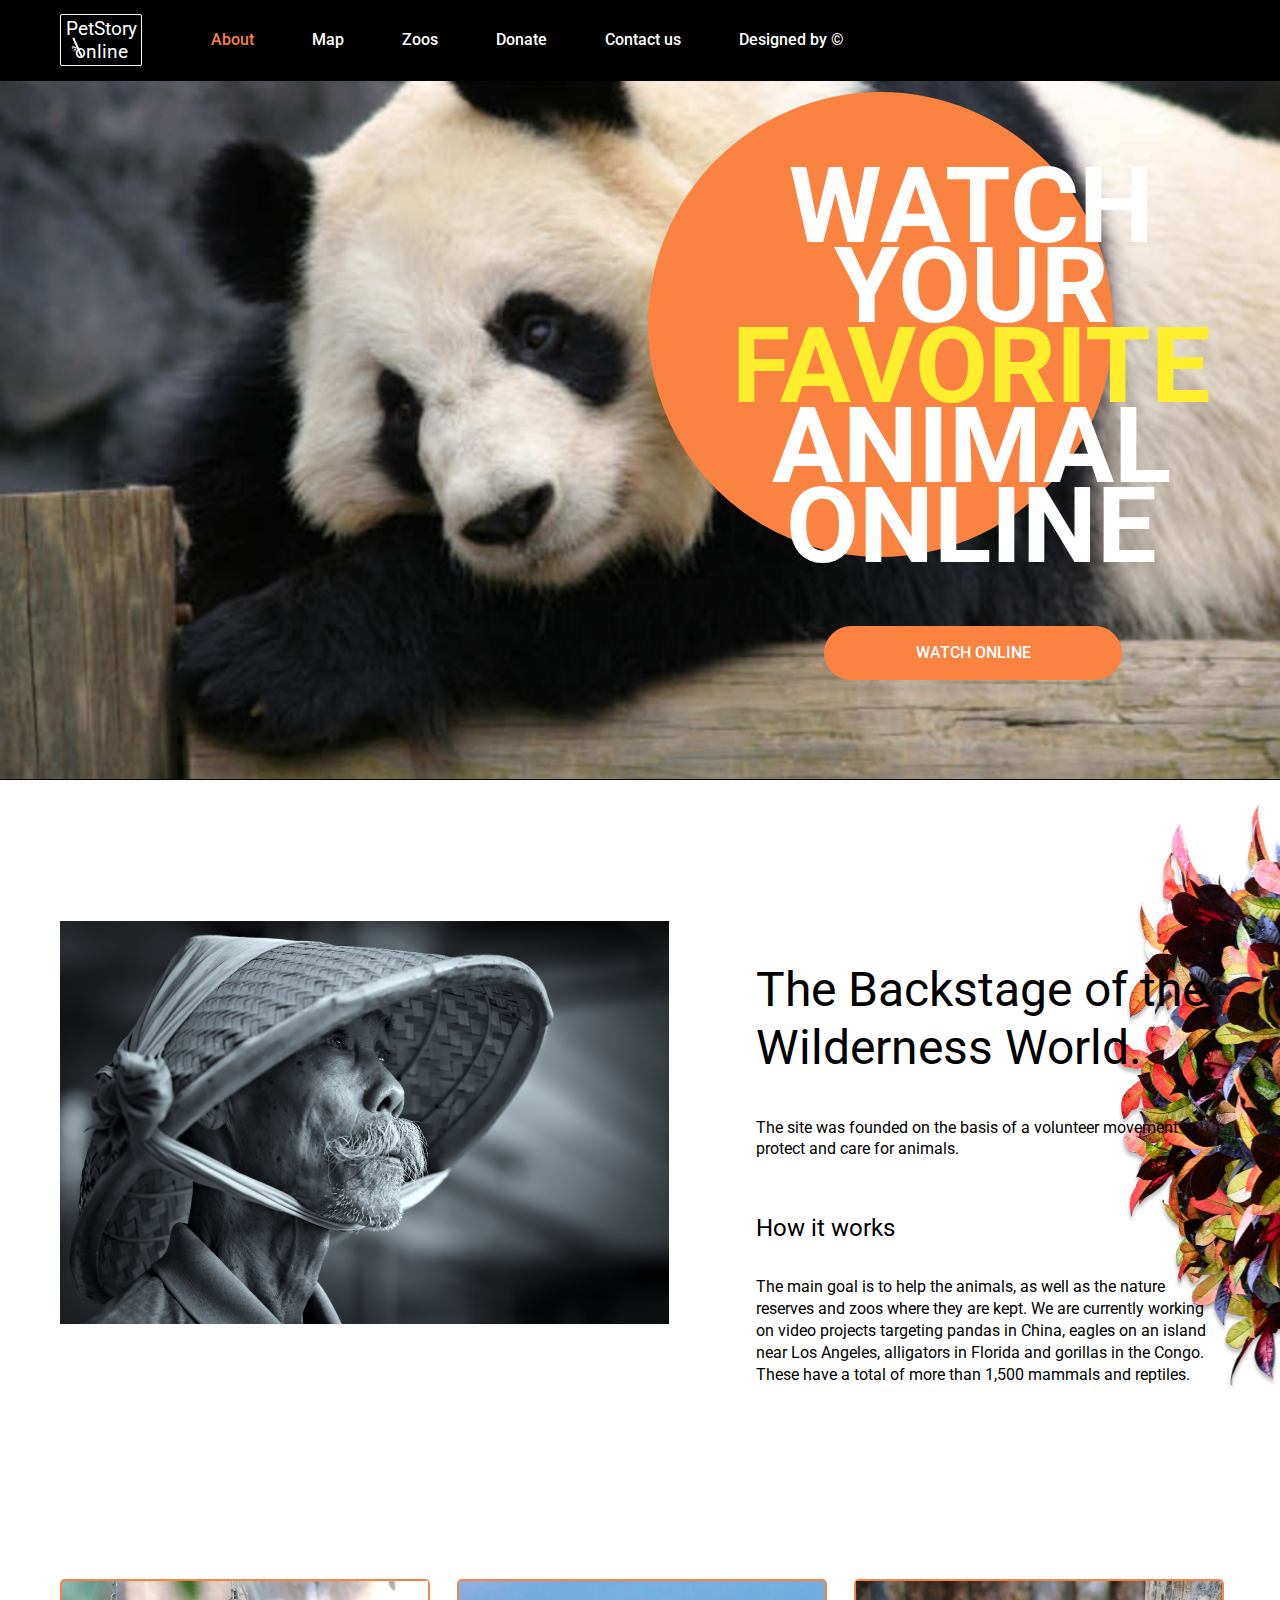
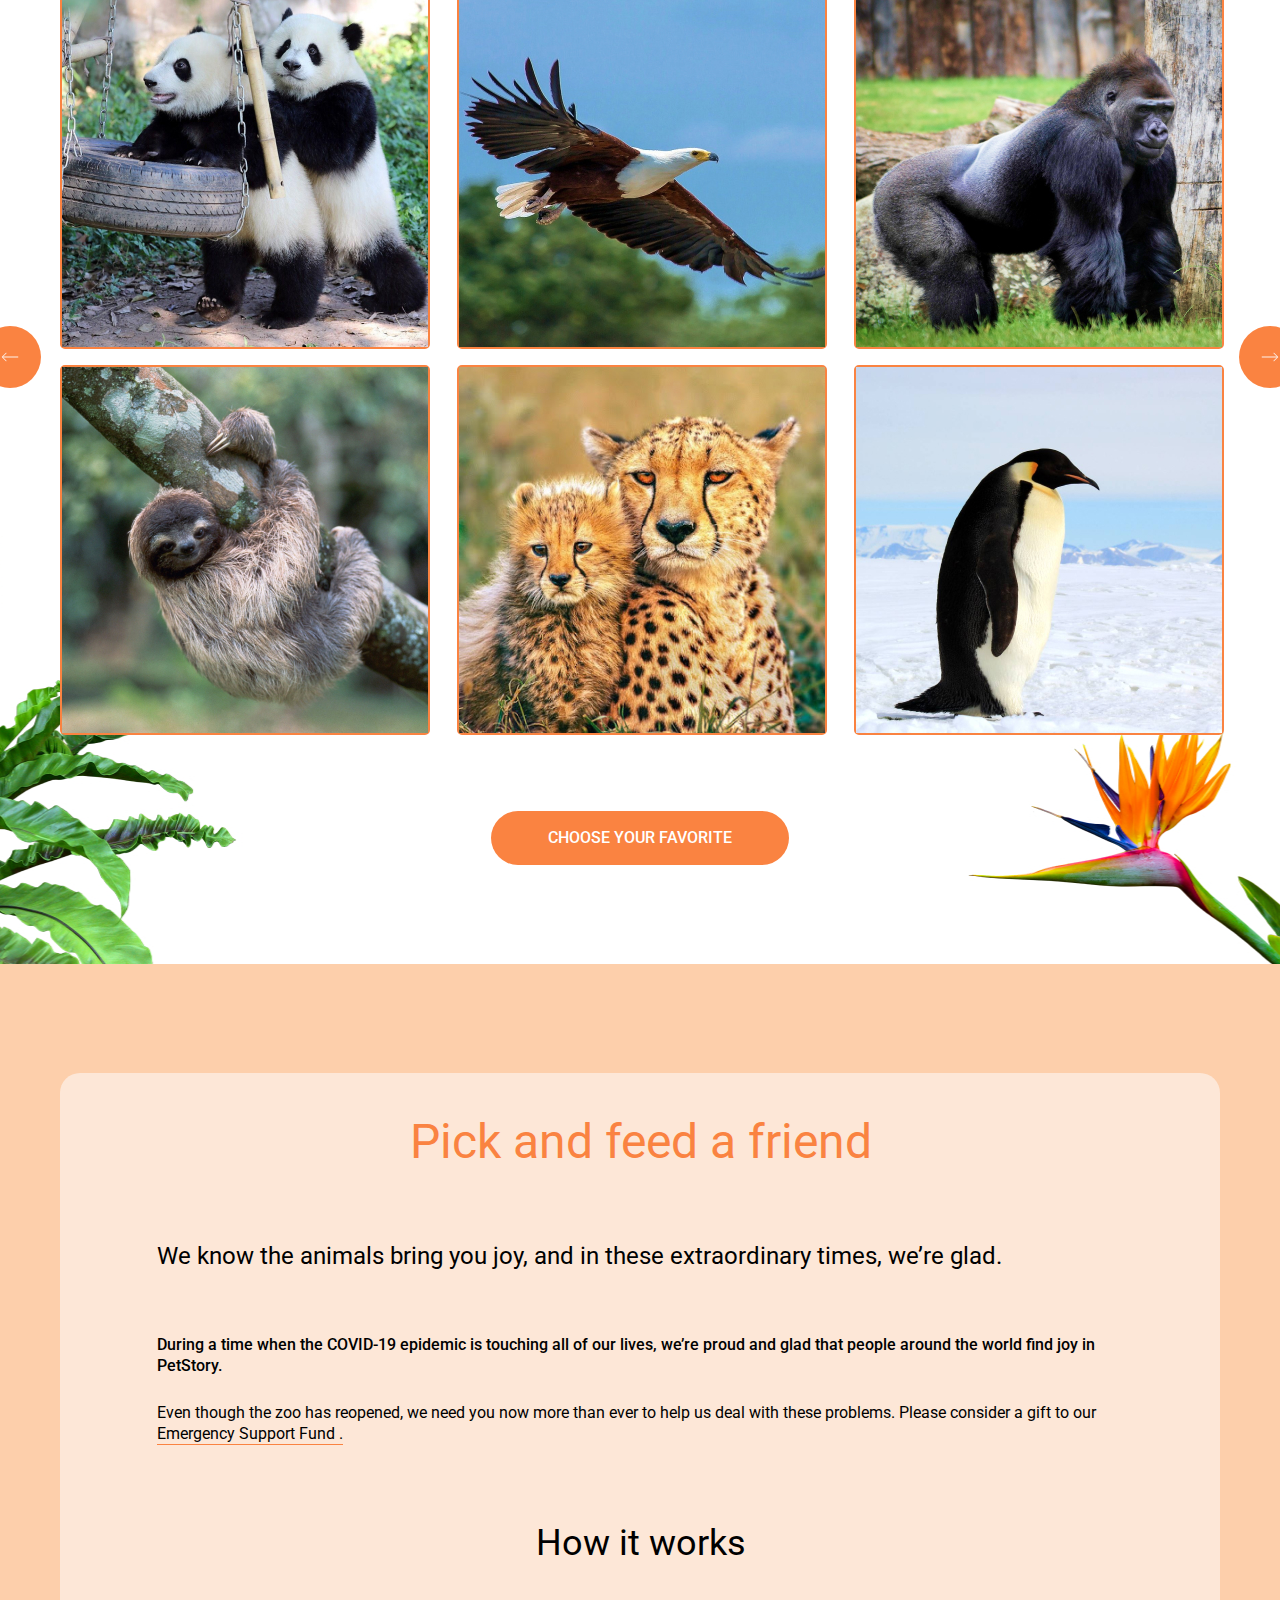
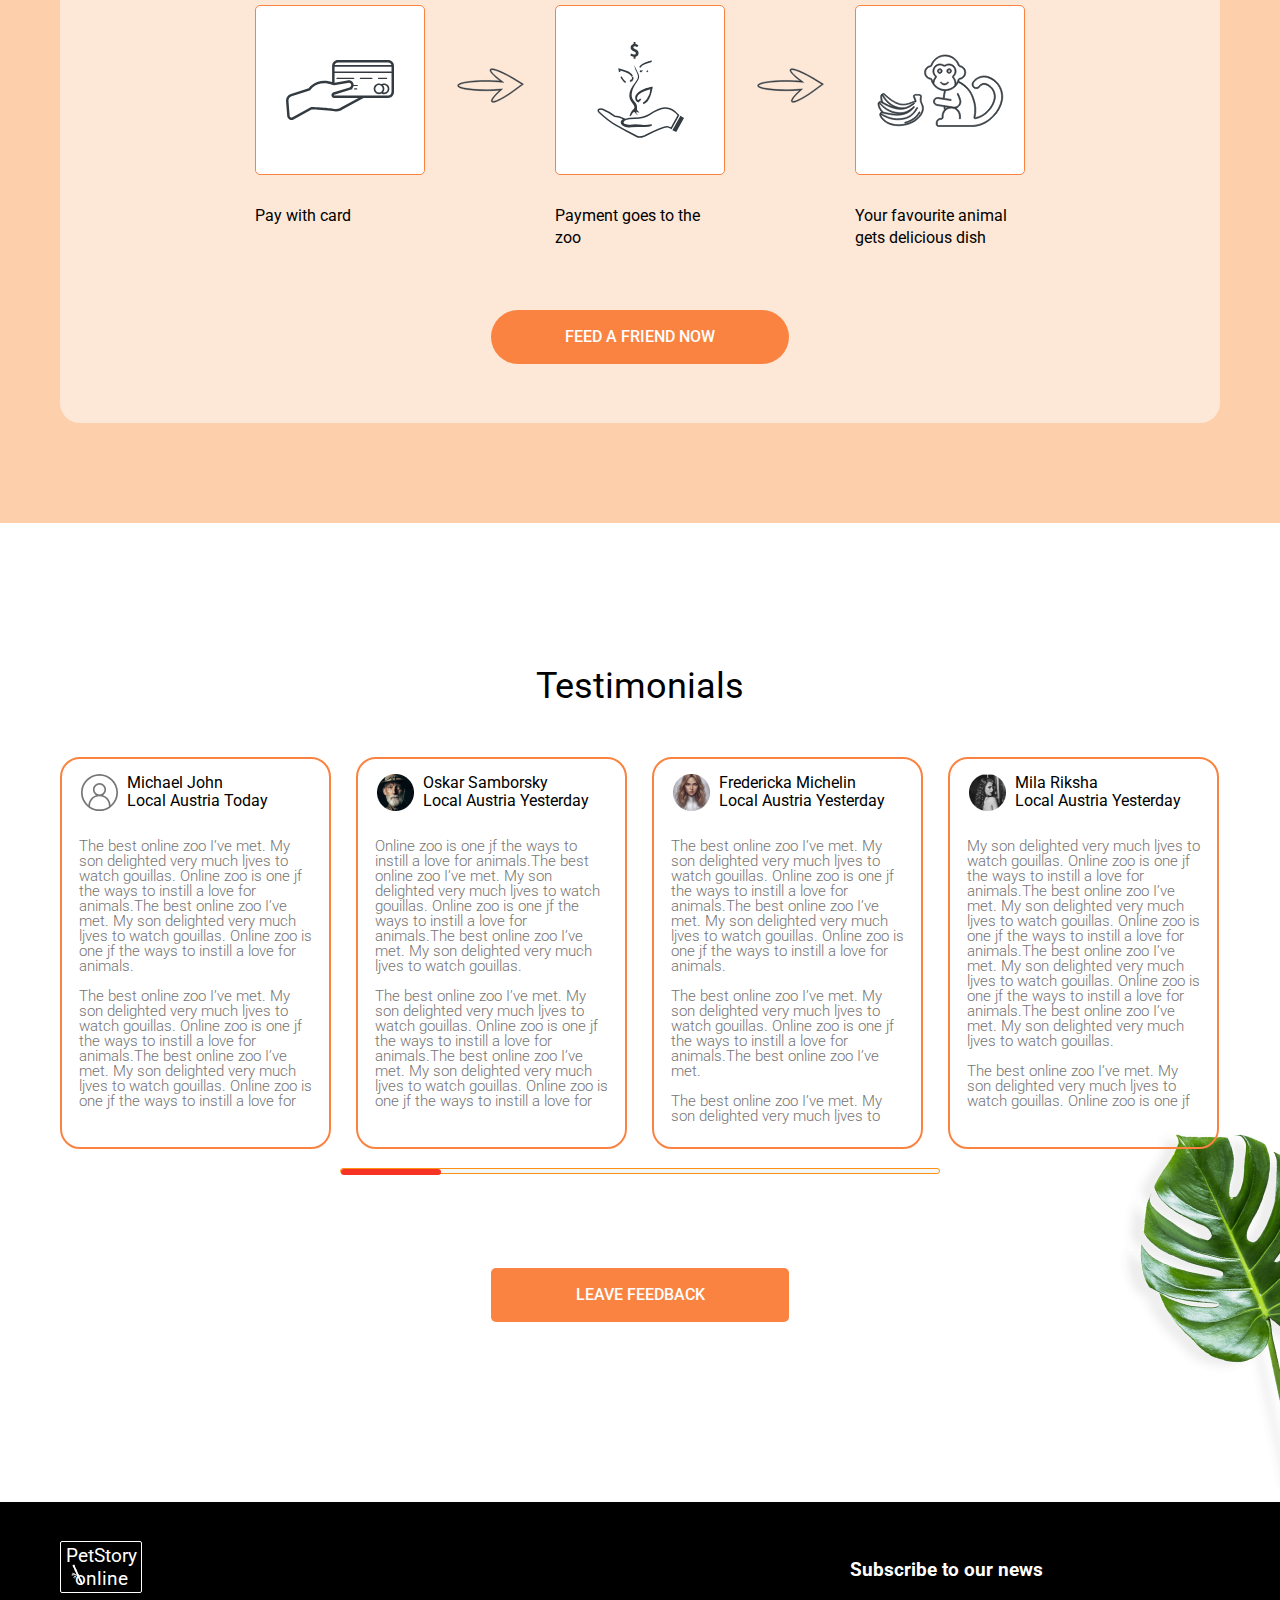
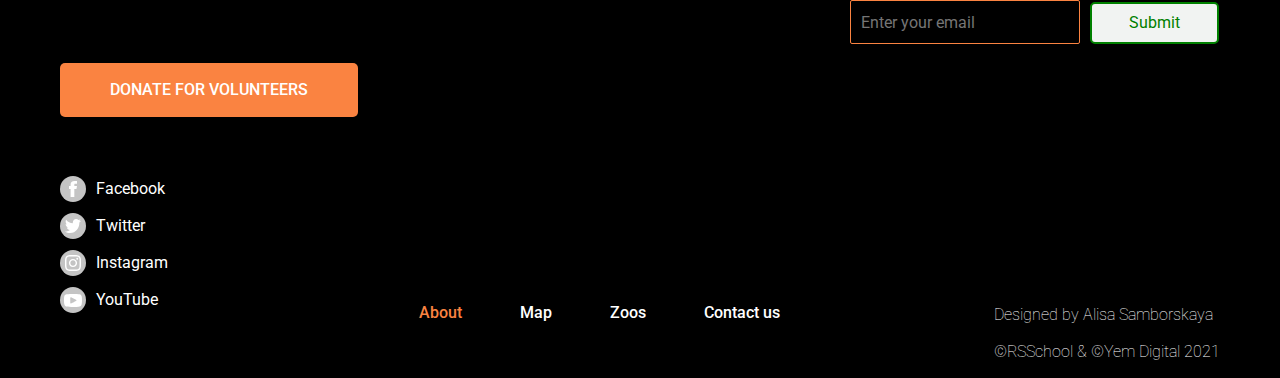
<file: online-zoo/pages/index.html>
<!DOCTYPE html>
<html lang="en">
    <head>
        <meta charset="UTF-8">
        <meta http-equiv="X-UA-Compatible" content="IE=edge">
        <meta name="viewport" content="width=device-width">
        <link rel="stylesheet" href="css/style.css">
        <title>PetStory Online</title>
    </head>
    <body>
        <header class="header">
            <div class="container">
                <div class="header__box">
                    
                    <h1 class="logo"><a class="logo__link" href="index.html">PetStory<br>online</a></h1>
                    <input id="menu__toggle" class="header__burger-input" type="checkbox">
                    <label class="header__burger-label burger-btn" for="menu__toggle">
                        <span></span>
                    </label>
                    <nav class="header__nav nav">
                        <ul class="nav__list">
                            <li class="nav__item">
                                <a href="index.html" class="nav__link orange">About</a>
                            </li>
                            <li class="nav__item">
                                <a href="map.html" class="nav__link">Map</a>
                            </li>
                            <li class="nav__item">
                                <a href="zoos.html" class="nav__link">Zoos</a>
                            </li>
                            <li class="nav__item">
                                <a href="donate.html" class="nav__link">Donate</a>
                            </li>
                            <li class="nav__item">
                                <a href="contacts.html" class="nav__link">Contact us</a>
                            </li>
                            <li class="nav__item">
                                <a href="https://www.figma.com/file/jfEFwkXVj1WRq7sUHDr8os/PetStory-online?node-id=0%3A1" class="nav__link">Designed by ©</a>
                            </li>
                        </ul>
                    </nav>
                    
                </div>
            </div>
        </header>
        <main>
            <section class="watch-online">
                <div class="container">
                    <div class="watch-online__box">
                        <div class="watch-online__ellipse">
                            <h2 class="watch-online__text">Watch <br>your <br><span>favorite</span> <br>animal <br>online</h2>
                        </div>
                        <div class="watch-online__buttons orange-button">
                            <a href="#" class="watch-online__link">watсh online</a>
                        </div>
                    </div>
                </div>
            </section>
            <section class="backstage">
                <div class="container">
                    <div class="backstage__box">
                        <div class="backstage__left"></div>
                        <div class="backstage__right">
                            <h2 class="backstage__title">The Backstage of the <br>Wilderness World.</h2>
                            <p class="backstage__text">The site was founded on the basis of a volunteer movement to protect and care for animals.</p>
                            <p class="backstage__little-title">How it works </p>
                            <p class="backstage__little-text">The main goal is to help the animals, as well as the nature reserves and zoos where they are kept. We are currently working on video projects targeting pandas in China, eagles on an island near Los Angeles, alligators in Florida and gorillas in the Congo. These have a total of more than 1,500 mammals and reptiles.</p>
                        </div>
                    </div>
                </div>
            </section>
            <section class="pets">
                <div class="container">
                    <div class="pets__box">
                        <div class="pets__slider-catrs">
                            <div class="button-left">
                                <svg width="18" height="10" viewBox="0 0 18 10" fill="none" xmlns="http://www.w3.org/2000/svg">
                                    <path d="M5.00179 9.10745L5.10646 9.2094L5.21112 9.10745L5.35128 8.97092L5.46159 8.86347L5.35128 8.75602L1.74841 5.24656L17 5.24656H17.15V5.09656V4.90344V4.75344H17L1.74878 4.75344L5.35129 1.24398L5.46158 1.13653L5.35128 1.02909L5.21112 0.892552L5.10646 0.790595L5.00179 0.892553L0.895334 4.89275L0.785027 5.0002L0.895338 5.10764L5.00179 9.10745Z" fill="white" stroke="white" stroke-width="0.3"/>
                                </svg>
                            </div>
                            <div class="pets__slider">
                                <div class="pets__cart pet">
                                    <div class="pet__img">
                                        <img src="../assets/images/slaider/cart1.jpg" alt="">
                                    </div>
                                    <div class="pet__description">
                                        <div class="pet__name">
                                            <h3>giant Pandas</h3>
                                            <p>Native to Southwest China</p>
                                        </div>
                                        <div class="pet__icon">
                                            <svg width="33" height="37" viewBox="0 0 33 37" fill="none" xmlns="http://www.w3.org/2000/svg">
                                                <path fill-rule="evenodd" clip-rule="evenodd" d="M24.3979 31.6248C23.9372 29.9806 22.5636 28.0496 21.4936 25.9642C22.4107 27.7517 23.3279 29.5393 24.3979 31.6248ZM26.982 31.4368C25.4555 29.2079 24.5363 26.67 23.617 24.132C22.8548 23.3928 22.2475 23.7019 21.6402 24.0109C20.5785 24.927 19.5147 25.0927 20.7334 25.9753C22.2599 28.2042 23.3299 30.2897 24.0963 32.5297C24.3999 32.3751 25.0072 32.0661 25.3109 31.9115C25.9182 31.6025 26.069 31.15 26.982 31.4368ZM20.4236 23.8787C19.9629 22.2345 18.5893 20.3036 17.5193 18.2181C18.4364 20.0056 19.3536 21.7932 20.4236 23.8787ZM16.2964 15.8347C15.9886 14.4884 14.4621 12.2595 13.545 10.472C14.4621 12.2595 15.2264 13.7492 16.4493 16.1326C16.4493 16.1326 16.4493 16.1326 16.2964 15.8347ZM18.8805 15.6467C17.5069 13.7158 16.5877 11.1778 15.5156 8.34194C14.9062 7.90062 14.2989 8.20968 13.6916 8.51875C12.6299 9.43481 11.5661 9.60048 12.7848 10.4831C14.1585 12.4141 15.3813 14.7975 16.1477 17.0375C16.4513 16.883 17.0586 16.5739 17.3623 16.4194C17.8167 15.8124 18.1204 15.6578 18.8805 15.6467ZM12.3221 8.08857C12.0144 6.74233 10.4878 4.51346 9.5707 2.7259C10.4878 4.51346 11.2521 6.00309 12.475 8.3865L12.3221 8.08857ZM14.9062 7.90062C13.5326 5.96967 12.6134 3.43172 11.5413 0.595853C10.9319 0.154533 10.3247 0.463599 9.71736 0.772666C8.65562 1.68872 7.43896 1.55647 8.81055 2.73704C10.1842 4.66799 11.4071 7.0514 12.1734 9.29142C12.4771 9.13688 13.0844 8.82782 13.2351 8.37536C13.8424 8.06629 14.1461 7.91176 14.9062 7.90062ZM14.3217 16.4639C13.105 16.3317 12.192 16.0449 10.9754 15.9126C12.192 16.0449 12.9522 16.0338 14.3217 16.4639C12.4957 15.8904 11.1261 15.4602 9.45298 15.1845C10.8225 15.6147 12.0392 15.747 13.8652 16.3205C11.8863 15.449 10.2131 15.1734 8.69076 14.4453C10.0603 14.8755 11.4298 15.3056 13.4087 16.1771C11.7334 15.1511 9.90742 14.5775 8.08139 14.004C9.90742 14.5775 11.8863 15.449 14.3217 16.4639C14.7782 16.6073 14.7782 16.6073 14.3217 16.4639ZM13.7144 16.773C13.7144 16.773 13.4107 16.9275 13.2579 16.6296C10.9774 16.663 9.00061 16.5419 7.17665 16.7187C8.84982 16.9944 10.6738 16.8176 12.4977 16.6407C10.6738 16.8176 9.15346 16.8398 7.78601 17.16C9.30632 17.1378 11.1303 16.9609 12.9542 16.7841C11.4339 16.8064 10.0665 17.1266 8.69903 17.4468C10.523 17.27 11.8904 16.9498 13.4107 16.9275C12.3469 17.0932 11.2831 17.2589 10.2193 17.4245C11.2831 17.2589 12.3469 17.0932 13.4107 16.9275C13.7144 16.773 13.7144 16.773 13.7144 16.773ZM14.6315 18.5606C14.0242 18.8696 13.5698 19.4766 12.6588 19.9402C13.2661 19.6311 13.7206 19.0242 14.6315 18.5606C13.7206 19.0242 12.6588 19.9402 11.7479 20.4038C12.6588 19.9402 13.4169 19.1787 14.3279 18.7151C13.1133 19.3332 11.8987 19.9514 10.837 20.8674C11.595 20.1059 12.8096 19.4878 14.0242 18.8696C12.8096 19.4878 11.595 20.1059 10.3805 20.724C11.595 20.1059 12.9604 19.0353 14.4787 18.2626C14.7823 18.1081 14.9352 18.406 14.6315 18.5606ZM14.7844 18.8585C14.4807 19.013 14.4807 19.013 14.4807 19.013C13.2682 20.3815 12.3593 21.5955 11.7541 22.655C12.3593 21.5955 13.2682 20.3815 14.0263 19.62C13.4211 20.6795 12.663 21.441 12.0578 22.5004C12.663 21.441 13.5719 20.227 14.1771 19.1675C13.5719 20.227 13.2703 21.1319 12.8158 21.7389C13.2703 21.1319 13.8755 20.0725 14.4807 19.013C14.1792 19.9179 13.7247 20.5249 13.5739 20.9774C14.0284 20.3704 14.0263 19.62 14.4807 19.013L14.7844 18.8585ZM15.5425 18.097C15.8461 17.9424 15.8461 17.9424 16.1498 17.7879C16.3026 18.0858 16.3026 18.0858 16.7591 18.2292C18.2856 20.4581 19.3556 22.5436 20.122 24.7836C20.4256 24.6291 21.0329 24.32 21.3366 24.1655C21.791 23.5585 22.0947 23.4039 22.8548 23.3928C21.4812 21.4618 20.562 18.9239 19.4899 16.088C18.8805 15.6467 18.2732 15.9558 17.6659 16.2648C16.9079 17.0264 16.1477 17.0375 15.9969 17.49C15.8441 17.192 15.3875 17.0486 15.2347 16.7507C15.0818 16.4528 14.6253 16.3094 13.8631 15.5702C11.8842 14.6987 8.68869 13.6949 7.01553 13.4193C7.4741 14.313 9.90948 15.3279 11.8884 16.1994C9.91155 16.0783 7.32744 16.2663 5.8092 17.0389C7.33157 17.767 12.9563 17.5345 14.6274 17.0598C14.6274 17.0598 14.931 16.9052 15.0839 17.2032C15.5404 17.3466 15.9969 17.49 16.1498 17.7879C15.8461 17.9424 15.5425 18.097 15.086 17.9536C15.086 17.9536 14.7823 18.1081 14.175 18.4172C12.5039 18.8919 10.5312 20.2716 9.46951 21.1876C10.3825 21.4744 12.2044 20.5472 13.5698 19.4766C12.6609 20.6906 11.6012 22.357 10.996 23.4165C12.3635 23.0963 14.7865 19.6089 14.9352 18.406C15.2388 18.2515 15.2388 18.2515 15.5425 18.097Z" fill="#468E0D"/>
                                                <path d="M28.1743 10.2391L28.1782 10.2251L28.178 10.2106L28.0821 4.15258L28.0819 4.14258L28.0798 4.13282C28.0313 3.91061 28.1382 3.69604 28.374 3.5221C28.61 3.34807 28.9617 3.22753 29.3541 3.20456C30.1288 3.15921 31.0324 3.49436 31.4726 4.49825C31.2842 5.37437 31.1772 6.23827 31.0707 7.09719L31.0705 7.09934C30.9625 7.97054 30.8552 8.83663 30.6646 9.71396L30.6554 9.75618L30.6798 9.79179C33.1412 13.3771 33.4114 17.285 32.1986 20.8178C30.9849 24.3533 28.2846 27.5151 24.8031 29.5944C21.3223 31.6733 17.0657 32.6672 12.7422 31.8738C8.42473 31.0815 4.03183 28.5054 0.272911 23.43C0.133783 22.8475 0.0778791 22.3617 0.107862 21.9745C0.138149 21.5834 0.255102 21.3025 0.452161 21.1196C0.648968 20.937 0.941107 20.838 1.35208 20.843C1.76321 20.848 2.28406 20.9573 2.92488 21.1815C13.4167 25.5384 25.0393 21.4704 28.1743 10.2391Z" fill="#FFEE2E" stroke="#468E0D" stroke-width="0.2"/>
                                            </svg>
                                        </div>
                                    </div>
                                </div>
                                <div class="pets__cart pet">
                                    <div class="pet__img">
                                        <img src="../assets/images/slaider/cart2.jpg" alt="">
                                    </div>
                                    <div class="pet__description">
                                        <div class="pet__name">
                                            <h3>Eagles</h3>
                                            <p>Native to South America</p>
                                        </div>
                                        <div class="pet__icon">
                                            <svg width="48" height="38" viewBox="0 0 48 38" fill="none" xmlns="http://www.w3.org/2000/svg">
                                                <path fill-rule="evenodd" clip-rule="evenodd" d="M12.1024 8.98763C12.007 9.07187 11.9117 9.15603 11.8185 9.24233C11.6029 9.43749 11.3909 9.63575 11.1825 9.83643C9.38673 11.5657 7.78774 13.5437 6.6388 15.7566C5.48834 17.9723 4.80473 20.4212 4.86857 22.8281C4.89742 23.9138 5.08235 25.0666 5.71905 26.0344C5.82872 26.2012 5.95174 26.3607 6.08746 26.5105L8.36463 29.0667L8.38678 29.0916C8.64858 29.3854 8.96124 29.6409 9.32367 29.8383C9.86832 30.1349 10.5143 30.2899 11.1989 30.2324C11.7923 30.1825 12.3503 29.9796 12.8455 29.7117C13.3384 29.4451 13.7667 29.1174 14.153 28.787C14.9248 28.127 15.5508 27.46 16.2157 27.028C17.4032 26.2563 18.9418 26.0344 20.4924 25.9976C22.0522 25.9606 23.7258 26.0837 25.4829 25.6704C27.621 25.1675 29.6032 23.8826 31.0106 22.1526C32.4163 20.4246 33.2195 18.3012 33.3175 16.2136C33.4205 14.02 32.7454 11.8979 31.4229 10.2758C31.347 10.1826 31.2683 10.0918 31.1881 10.0023L28.8889 7.42128C27.5758 5.94226 25.7291 4.95535 23.68 4.65156C21.419 4.31637 19.0301 4.81379 16.8853 5.80006C15.1302 6.60705 13.5391 7.72571 12.1036 8.98791L12.1024 8.98763ZM13.1015 10.039C13.2029 9.9494 13.3064 9.86201 13.4094 9.77453C14.6485 8.72736 15.9849 7.8224 17.4115 7.16641C19.3084 6.29421 21.3912 5.87562 23.2886 6.1569C25.0997 6.4254 26.7522 7.34853 27.8593 8.70642C28.9665 10.0644 29.5422 11.8732 29.4559 13.7117C29.3738 15.4604 28.6898 17.2579 27.5278 18.6862C26.3675 20.1125 24.7063 21.1847 22.9668 21.5939C21.5246 21.9331 19.9648 21.8388 18.3093 21.878C16.6447 21.9175 14.7816 22.1269 13.1489 23.1879C12.2335 23.7828 11.5602 24.5212 10.8968 25.0886C10.5655 25.3718 10.2353 25.6182 9.90217 25.7984C9.57129 25.9774 9.23105 26.092 8.92065 26.1181C8.56527 26.1479 8.18973 26.0647 7.86883 25.8899C7.54531 25.7137 7.26245 25.4412 7.04641 25.1128C6.61192 24.4524 6.44163 23.5637 6.41667 22.6231C6.36088 20.5213 6.96316 18.329 8.003 16.3263C9.04427 14.3208 10.5172 12.4884 12.203 10.8651C12.4964 10.5826 12.7958 10.3067 13.1015 10.0391L13.1015 10.039ZM14.015 11.0754C13.7303 11.3229 13.4515 11.5814 13.1765 11.8464C11.5957 13.3687 10.2429 15.0624 9.30423 16.8702C8.36992 18.6697 7.84517 20.6174 7.89322 22.4282C7.9145 23.2306 8.07096 23.8673 8.3126 24.2345C8.42989 24.4129 8.57284 24.5386 8.68817 24.6014C8.7958 24.66 8.91341 24.675 8.95477 24.6715C8.99586 24.668 9.12851 24.6375 9.30237 24.5435C9.48293 24.4458 9.71956 24.2773 9.99852 24.0387C10.5587 23.5597 11.2768 22.7532 12.4311 22.0031C14.4883 20.6662 16.6608 20.4686 18.4343 20.4266C20.181 20.3852 21.6323 20.4522 22.7742 20.1836C24.1336 19.8638 25.489 18.9942 26.4137 17.8576C27.3432 16.7149 27.9135 15.2281 27.9805 13.8025C28.0509 12.3028 27.5697 10.7926 26.6678 9.6864C25.7663 8.58064 24.3881 7.81122 22.9156 7.59289C21.3648 7.36301 19.5739 7.70641 17.9135 8.46987C16.6568 9.04773 15.447 9.86075 14.3003 10.8301C14.2046 10.9107 14.1096 10.9926 14.015 11.0754L14.015 11.0754ZM20.7828 13.0188C21.3287 12.5367 21.9803 12.2182 22.5945 12.1335C23.2086 12.0487 23.7349 12.2046 24.0576 12.5668C24.3803 12.929 24.4729 13.4679 24.3152 14.065C24.1574 14.662 23.7621 15.2683 23.2163 15.7504C22.946 15.9891 22.6469 16.1902 22.3361 16.3421C22.0252 16.494 21.7087 16.5938 21.4046 16.6358C21.1005 16.6778 20.8148 16.6611 20.5637 16.5868C20.3127 16.5124 20.1012 16.3818 19.9414 16.2025C19.7816 16.0231 19.6767 15.7985 19.6325 15.5414C19.5883 15.2843 19.6057 14.9999 19.6839 14.7042C19.762 14.4086 19.8993 14.1076 20.0878 13.8184C20.2764 13.5292 20.5126 13.2575 20.7828 13.0188Z" fill="#EE8383"/>
                                                <path d="M43.0601 12.6642C40.6263 14.7945 40.3335 18.9016 40.3335 18.9016C17.3127 14.1777 12.6895 31.5069 12.6895 31.5069C12.6895 31.5069 27.8866 41.1243 41.5923 22.1096C41.5923 22.1096 44.6038 24.9315 47.8436 24.8538C47.8436 24.8538 45.0254 22.6968 43.7413 19.4246C42.4578 16.1527 43.0601 12.6642 43.0601 12.6642ZM18.4785 29.047C17.9389 29.257 17.3127 28.9455 17.0797 28.3516C16.8466 27.7578 17.095 27.1064 17.6346 26.8965C18.1742 26.6865 18.8003 26.9976 19.0334 27.5915C19.2664 28.1853 19.0182 28.8371 18.4785 29.047ZM23.6784 31.7047C23.652 31.8368 23.5659 31.9338 23.4568 31.9763C23.3868 32.0035 23.3061 32.0079 23.2249 31.9826C23.0198 31.9204 22.8891 31.6939 22.9337 31.4777C23.7378 27.5874 20.8214 25.7963 20.6976 25.7219C20.5083 25.6093 20.4297 25.3598 20.522 25.1647C20.6134 24.9695 20.8403 24.9015 21.03 25.0131C21.0659 25.0347 24.6125 27.1862 23.6784 31.7047Z" fill="#7A7871"/>
                                            </svg>
                                        </div>
                                    </div>
                                </div>
                                <div class="pets__cart pet">
                                    <div class="pet__img">
                                        <img src="../assets/images/slaider/cart3.jpg" alt="">
                                    </div>
                                    <div class="pet__description">
                                        <div class="pet__name">
                                            <h3>Gorillas</h3>
                                            <p>Native to Congo</p>
                                        </div>
                                        <div class="pet__icon">
                                            <svg width="33" height="37" viewBox="0 0 33 37" fill="none" xmlns="http://www.w3.org/2000/svg">
                                                <path fill-rule="evenodd" clip-rule="evenodd" d="M24.3979 31.6248C23.9372 29.9806 22.5636 28.0496 21.4936 25.9642C22.4107 27.7517 23.3279 29.5393 24.3979 31.6248ZM26.982 31.4368C25.4555 29.2079 24.5363 26.67 23.617 24.132C22.8548 23.3928 22.2475 23.7019 21.6402 24.0109C20.5785 24.927 19.5147 25.0927 20.7334 25.9753C22.2599 28.2042 23.3299 30.2897 24.0963 32.5297C24.3999 32.3751 25.0072 32.0661 25.3109 31.9115C25.9182 31.6025 26.069 31.15 26.982 31.4368ZM20.4236 23.8787C19.9629 22.2345 18.5893 20.3036 17.5193 18.2181C18.4364 20.0056 19.3536 21.7932 20.4236 23.8787ZM16.2964 15.8347C15.9886 14.4884 14.4621 12.2595 13.545 10.472C14.4621 12.2595 15.2264 13.7492 16.4493 16.1326C16.4493 16.1326 16.4493 16.1326 16.2964 15.8347ZM18.8805 15.6467C17.5069 13.7158 16.5877 11.1778 15.5156 8.34194C14.9062 7.90062 14.2989 8.20968 13.6916 8.51875C12.6299 9.43481 11.5661 9.60048 12.7848 10.4831C14.1585 12.4141 15.3813 14.7975 16.1477 17.0375C16.4513 16.883 17.0586 16.5739 17.3623 16.4194C17.8167 15.8124 18.1204 15.6578 18.8805 15.6467ZM12.3221 8.08857C12.0144 6.74233 10.4878 4.51346 9.5707 2.7259C10.4878 4.51346 11.2521 6.00309 12.475 8.3865L12.3221 8.08857ZM14.9062 7.90062C13.5326 5.96967 12.6134 3.43172 11.5413 0.595853C10.9319 0.154533 10.3247 0.463599 9.71736 0.772666C8.65562 1.68872 7.43896 1.55647 8.81055 2.73704C10.1842 4.66799 11.4071 7.0514 12.1734 9.29142C12.4771 9.13688 13.0844 8.82782 13.2351 8.37536C13.8424 8.06629 14.1461 7.91176 14.9062 7.90062ZM14.3217 16.4639C13.105 16.3317 12.192 16.0449 10.9754 15.9126C12.192 16.0449 12.9522 16.0338 14.3217 16.4639C12.4957 15.8904 11.1261 15.4602 9.45298 15.1845C10.8225 15.6147 12.0392 15.747 13.8652 16.3205C11.8863 15.449 10.2131 15.1734 8.69076 14.4453C10.0603 14.8755 11.4298 15.3056 13.4087 16.1771C11.7334 15.1511 9.90742 14.5775 8.08139 14.004C9.90742 14.5775 11.8863 15.449 14.3217 16.4639C14.7782 16.6073 14.7782 16.6073 14.3217 16.4639ZM13.7144 16.773C13.7144 16.773 13.4107 16.9275 13.2579 16.6296C10.9774 16.663 9.00061 16.5419 7.17665 16.7187C8.84982 16.9944 10.6738 16.8176 12.4977 16.6407C10.6738 16.8176 9.15346 16.8398 7.78601 17.16C9.30632 17.1378 11.1303 16.9609 12.9542 16.7841C11.4339 16.8064 10.0665 17.1266 8.69903 17.4468C10.523 17.27 11.8904 16.9498 13.4107 16.9275C12.3469 17.0932 11.2831 17.2589 10.2193 17.4245C11.2831 17.2589 12.3469 17.0932 13.4107 16.9275C13.7144 16.773 13.7144 16.773 13.7144 16.773ZM14.6315 18.5606C14.0242 18.8696 13.5698 19.4766 12.6588 19.9402C13.2661 19.6311 13.7206 19.0242 14.6315 18.5606C13.7206 19.0242 12.6588 19.9402 11.7479 20.4038C12.6588 19.9402 13.4169 19.1787 14.3279 18.7151C13.1133 19.3332 11.8987 19.9514 10.837 20.8674C11.595 20.1059 12.8096 19.4878 14.0242 18.8696C12.8096 19.4878 11.595 20.1059 10.3805 20.724C11.595 20.1059 12.9604 19.0353 14.4787 18.2626C14.7823 18.1081 14.9352 18.406 14.6315 18.5606ZM14.7844 18.8585C14.4807 19.013 14.4807 19.013 14.4807 19.013C13.2682 20.3815 12.3593 21.5955 11.7541 22.655C12.3593 21.5955 13.2682 20.3815 14.0263 19.62C13.4211 20.6795 12.663 21.441 12.0578 22.5004C12.663 21.441 13.5719 20.227 14.1771 19.1675C13.5719 20.227 13.2703 21.1319 12.8158 21.7389C13.2703 21.1319 13.8755 20.0725 14.4807 19.013C14.1792 19.9179 13.7247 20.5249 13.5739 20.9774C14.0284 20.3704 14.0263 19.62 14.4807 19.013L14.7844 18.8585ZM15.5425 18.097C15.8461 17.9424 15.8461 17.9424 16.1498 17.7879C16.3026 18.0858 16.3026 18.0858 16.7591 18.2292C18.2856 20.4581 19.3556 22.5436 20.122 24.7836C20.4256 24.6291 21.0329 24.32 21.3366 24.1655C21.791 23.5585 22.0947 23.4039 22.8548 23.3928C21.4812 21.4618 20.562 18.9239 19.4899 16.088C18.8805 15.6467 18.2732 15.9558 17.6659 16.2648C16.9079 17.0264 16.1477 17.0375 15.9969 17.49C15.8441 17.192 15.3875 17.0486 15.2347 16.7507C15.0818 16.4528 14.6253 16.3094 13.8631 15.5702C11.8842 14.6987 8.68869 13.6949 7.01553 13.4193C7.4741 14.313 9.90948 15.3279 11.8884 16.1994C9.91155 16.0783 7.32744 16.2663 5.8092 17.0389C7.33157 17.767 12.9563 17.5345 14.6274 17.0598C14.6274 17.0598 14.931 16.9052 15.0839 17.2032C15.5404 17.3466 15.9969 17.49 16.1498 17.7879C15.8461 17.9424 15.5425 18.097 15.086 17.9536C15.086 17.9536 14.7823 18.1081 14.175 18.4172C12.5039 18.8919 10.5312 20.2716 9.46951 21.1876C10.3825 21.4744 12.2044 20.5472 13.5698 19.4766C12.6609 20.6906 11.6012 22.357 10.996 23.4165C12.3635 23.0963 14.7865 19.6089 14.9352 18.406C15.2388 18.2515 15.2388 18.2515 15.5425 18.097Z" fill="#468E0D"/>
                                                <path d="M28.1743 10.2391L28.1782 10.2251L28.178 10.2106L28.0821 4.15258L28.0819 4.14258L28.0798 4.13282C28.0313 3.91061 28.1382 3.69604 28.374 3.5221C28.61 3.34807 28.9617 3.22753 29.3541 3.20456C30.1288 3.15921 31.0324 3.49436 31.4726 4.49825C31.2842 5.37437 31.1772 6.23827 31.0707 7.09719L31.0705 7.09934C30.9625 7.97054 30.8552 8.83663 30.6646 9.71396L30.6554 9.75618L30.6798 9.79179C33.1412 13.3771 33.4114 17.285 32.1986 20.8178C30.9849 24.3533 28.2846 27.5151 24.8031 29.5944C21.3223 31.6733 17.0657 32.6672 12.7422 31.8738C8.42473 31.0815 4.03183 28.5054 0.272911 23.43C0.133783 22.8475 0.0778791 22.3617 0.107862 21.9745C0.138149 21.5834 0.255102 21.3025 0.452161 21.1196C0.648968 20.937 0.941107 20.838 1.35208 20.843C1.76321 20.848 2.28406 20.9573 2.92488 21.1815C13.4167 25.5384 25.0393 21.4704 28.1743 10.2391Z" fill="#FFEE2E" stroke="#468E0D" stroke-width="0.2"/>
                                            </svg>
                                        </div>
                                    </div>
                                </div>
                                <div class="pets__cart pet">
                                    <div class="pet__img">
                                        <img src="../assets/images/slaider/cart4.jpg" alt="">
                                    </div>
                                    <div class="pet__description">
                                        <div class="pet__name">
                                            <h3>Two-toed Sloth</h3>
                                            <p>Mesoamerica, South America</p>
                                        </div>
                                        <div class="pet__icon">
                                            <svg width="33" height="37" viewBox="0 0 33 37" fill="none" xmlns="http://www.w3.org/2000/svg">
                                                <path fill-rule="evenodd" clip-rule="evenodd" d="M24.3979 31.6248C23.9372 29.9806 22.5636 28.0496 21.4936 25.9642C22.4107 27.7517 23.3279 29.5393 24.3979 31.6248ZM26.982 31.4368C25.4555 29.2079 24.5363 26.67 23.617 24.132C22.8548 23.3928 22.2475 23.7019 21.6402 24.0109C20.5785 24.927 19.5147 25.0927 20.7334 25.9753C22.2599 28.2042 23.3299 30.2897 24.0963 32.5297C24.3999 32.3751 25.0072 32.0661 25.3109 31.9115C25.9182 31.6025 26.069 31.15 26.982 31.4368ZM20.4236 23.8787C19.9629 22.2345 18.5893 20.3036 17.5193 18.2181C18.4364 20.0056 19.3536 21.7932 20.4236 23.8787ZM16.2964 15.8347C15.9886 14.4884 14.4621 12.2595 13.545 10.472C14.4621 12.2595 15.2264 13.7492 16.4493 16.1326C16.4493 16.1326 16.4493 16.1326 16.2964 15.8347ZM18.8805 15.6467C17.5069 13.7158 16.5877 11.1778 15.5156 8.34194C14.9062 7.90062 14.2989 8.20968 13.6916 8.51875C12.6299 9.43481 11.5661 9.60048 12.7848 10.4831C14.1585 12.4141 15.3813 14.7975 16.1477 17.0375C16.4513 16.883 17.0586 16.5739 17.3623 16.4194C17.8167 15.8124 18.1204 15.6578 18.8805 15.6467ZM12.3221 8.08857C12.0144 6.74233 10.4878 4.51346 9.5707 2.7259C10.4878 4.51346 11.2521 6.00309 12.475 8.3865L12.3221 8.08857ZM14.9062 7.90062C13.5326 5.96967 12.6134 3.43172 11.5413 0.595853C10.9319 0.154533 10.3247 0.463599 9.71736 0.772666C8.65562 1.68872 7.43896 1.55647 8.81055 2.73704C10.1842 4.66799 11.4071 7.0514 12.1734 9.29142C12.4771 9.13688 13.0844 8.82782 13.2351 8.37536C13.8424 8.06629 14.1461 7.91176 14.9062 7.90062ZM14.3217 16.4639C13.105 16.3317 12.192 16.0449 10.9754 15.9126C12.192 16.0449 12.9522 16.0338 14.3217 16.4639C12.4957 15.8904 11.1261 15.4602 9.45298 15.1845C10.8225 15.6147 12.0392 15.747 13.8652 16.3205C11.8863 15.449 10.2131 15.1734 8.69076 14.4453C10.0603 14.8755 11.4298 15.3056 13.4087 16.1771C11.7334 15.1511 9.90742 14.5775 8.08139 14.004C9.90742 14.5775 11.8863 15.449 14.3217 16.4639C14.7782 16.6073 14.7782 16.6073 14.3217 16.4639ZM13.7144 16.773C13.7144 16.773 13.4107 16.9275 13.2579 16.6296C10.9774 16.663 9.00061 16.5419 7.17665 16.7187C8.84982 16.9944 10.6738 16.8176 12.4977 16.6407C10.6738 16.8176 9.15346 16.8398 7.78601 17.16C9.30632 17.1378 11.1303 16.9609 12.9542 16.7841C11.4339 16.8064 10.0665 17.1266 8.69903 17.4468C10.523 17.27 11.8904 16.9498 13.4107 16.9275C12.3469 17.0932 11.2831 17.2589 10.2193 17.4245C11.2831 17.2589 12.3469 17.0932 13.4107 16.9275C13.7144 16.773 13.7144 16.773 13.7144 16.773ZM14.6315 18.5606C14.0242 18.8696 13.5698 19.4766 12.6588 19.9402C13.2661 19.6311 13.7206 19.0242 14.6315 18.5606C13.7206 19.0242 12.6588 19.9402 11.7479 20.4038C12.6588 19.9402 13.4169 19.1787 14.3279 18.7151C13.1133 19.3332 11.8987 19.9514 10.837 20.8674C11.595 20.1059 12.8096 19.4878 14.0242 18.8696C12.8096 19.4878 11.595 20.1059 10.3805 20.724C11.595 20.1059 12.9604 19.0353 14.4787 18.2626C14.7823 18.1081 14.9352 18.406 14.6315 18.5606ZM14.7844 18.8585C14.4807 19.013 14.4807 19.013 14.4807 19.013C13.2682 20.3815 12.3593 21.5955 11.7541 22.655C12.3593 21.5955 13.2682 20.3815 14.0263 19.62C13.4211 20.6795 12.663 21.441 12.0578 22.5004C12.663 21.441 13.5719 20.227 14.1771 19.1675C13.5719 20.227 13.2703 21.1319 12.8158 21.7389C13.2703 21.1319 13.8755 20.0725 14.4807 19.013C14.1792 19.9179 13.7247 20.5249 13.5739 20.9774C14.0284 20.3704 14.0263 19.62 14.4807 19.013L14.7844 18.8585ZM15.5425 18.097C15.8461 17.9424 15.8461 17.9424 16.1498 17.7879C16.3026 18.0858 16.3026 18.0858 16.7591 18.2292C18.2856 20.4581 19.3556 22.5436 20.122 24.7836C20.4256 24.6291 21.0329 24.32 21.3366 24.1655C21.791 23.5585 22.0947 23.4039 22.8548 23.3928C21.4812 21.4618 20.562 18.9239 19.4899 16.088C18.8805 15.6467 18.2732 15.9558 17.6659 16.2648C16.9079 17.0264 16.1477 17.0375 15.9969 17.49C15.8441 17.192 15.3875 17.0486 15.2347 16.7507C15.0818 16.4528 14.6253 16.3094 13.8631 15.5702C11.8842 14.6987 8.68869 13.6949 7.01553 13.4193C7.4741 14.313 9.90948 15.3279 11.8884 16.1994C9.91155 16.0783 7.32744 16.2663 5.8092 17.0389C7.33157 17.767 12.9563 17.5345 14.6274 17.0598C14.6274 17.0598 14.931 16.9052 15.0839 17.2032C15.5404 17.3466 15.9969 17.49 16.1498 17.7879C15.8461 17.9424 15.5425 18.097 15.086 17.9536C15.086 17.9536 14.7823 18.1081 14.175 18.4172C12.5039 18.8919 10.5312 20.2716 9.46951 21.1876C10.3825 21.4744 12.2044 20.5472 13.5698 19.4766C12.6609 20.6906 11.6012 22.357 10.996 23.4165C12.3635 23.0963 14.7865 19.6089 14.9352 18.406C15.2388 18.2515 15.2388 18.2515 15.5425 18.097Z" fill="#468E0D"/>
                                                <path d="M28.1743 10.2391L28.1782 10.2251L28.178 10.2106L28.0821 4.15258L28.0819 4.14258L28.0798 4.13282C28.0313 3.91061 28.1382 3.69604 28.374 3.5221C28.61 3.34807 28.9617 3.22753 29.3541 3.20456C30.1288 3.15921 31.0324 3.49436 31.4726 4.49825C31.2842 5.37437 31.1772 6.23827 31.0707 7.09719L31.0705 7.09934C30.9625 7.97054 30.8552 8.83663 30.6646 9.71396L30.6554 9.75618L30.6798 9.79179C33.1412 13.3771 33.4114 17.285 32.1986 20.8178C30.9849 24.3533 28.2846 27.5151 24.8031 29.5944C21.3223 31.6733 17.0657 32.6672 12.7422 31.8738C8.42473 31.0815 4.03183 28.5054 0.272911 23.43C0.133783 22.8475 0.0778791 22.3617 0.107862 21.9745C0.138149 21.5834 0.255102 21.3025 0.452161 21.1196C0.648968 20.937 0.941107 20.838 1.35208 20.843C1.76321 20.848 2.28406 20.9573 2.92488 21.1815C13.4167 25.5384 25.0393 21.4704 28.1743 10.2391Z" fill="#FFEE2E" stroke="#468E0D" stroke-width="0.2"/>
                                            </svg>
                                        </div>
                                    </div>
                                </div>
                                <div class="pets__cart pet">
                                    <div class="pet__img">
                                        <img src="../assets/images/slaider/cart5.jpg" alt="">
                                    </div>
                                    <div class="pet__description">
                                        <div class="pet__name">
                                            <h3>cheetahs</h3>
                                            <p>Native to Africa</p>
                                        </div>
                                        <div class="pet__icon">
                                            <svg width="48" height="38" viewBox="0 0 48 38" fill="none" xmlns="http://www.w3.org/2000/svg">
                                                <path fill-rule="evenodd" clip-rule="evenodd" d="M12.1024 8.98763C12.007 9.07187 11.9117 9.15603 11.8185 9.24233C11.6029 9.43749 11.3909 9.63575 11.1825 9.83643C9.38673 11.5657 7.78774 13.5437 6.6388 15.7566C5.48834 17.9723 4.80473 20.4212 4.86857 22.8281C4.89742 23.9138 5.08235 25.0666 5.71905 26.0344C5.82872 26.2012 5.95174 26.3607 6.08746 26.5105L8.36463 29.0667L8.38678 29.0916C8.64858 29.3854 8.96124 29.6409 9.32367 29.8383C9.86832 30.1349 10.5143 30.2899 11.1989 30.2324C11.7923 30.1825 12.3503 29.9796 12.8455 29.7117C13.3384 29.4451 13.7667 29.1174 14.153 28.787C14.9248 28.127 15.5508 27.46 16.2157 27.028C17.4032 26.2563 18.9418 26.0344 20.4924 25.9976C22.0522 25.9606 23.7258 26.0837 25.4829 25.6704C27.621 25.1675 29.6032 23.8826 31.0106 22.1526C32.4163 20.4246 33.2195 18.3012 33.3175 16.2136C33.4205 14.02 32.7454 11.8979 31.4229 10.2758C31.347 10.1826 31.2683 10.0918 31.1881 10.0023L28.8889 7.42128C27.5758 5.94226 25.7291 4.95535 23.68 4.65156C21.419 4.31637 19.0301 4.81379 16.8853 5.80006C15.1302 6.60705 13.5391 7.72571 12.1036 8.98791L12.1024 8.98763ZM13.1015 10.039C13.2029 9.9494 13.3064 9.86201 13.4094 9.77453C14.6485 8.72736 15.9849 7.8224 17.4115 7.16641C19.3084 6.29421 21.3912 5.87562 23.2886 6.1569C25.0997 6.4254 26.7522 7.34853 27.8593 8.70642C28.9665 10.0644 29.5422 11.8732 29.4559 13.7117C29.3738 15.4604 28.6898 17.2579 27.5278 18.6862C26.3675 20.1125 24.7063 21.1847 22.9668 21.5939C21.5246 21.9331 19.9648 21.8388 18.3093 21.878C16.6447 21.9175 14.7816 22.1269 13.1489 23.1879C12.2335 23.7828 11.5602 24.5212 10.8968 25.0886C10.5655 25.3718 10.2353 25.6182 9.90217 25.7984C9.57129 25.9774 9.23105 26.092 8.92065 26.1181C8.56527 26.1479 8.18973 26.0647 7.86883 25.8899C7.54531 25.7137 7.26245 25.4412 7.04641 25.1128C6.61192 24.4524 6.44163 23.5637 6.41667 22.6231C6.36088 20.5213 6.96316 18.329 8.003 16.3263C9.04427 14.3208 10.5172 12.4884 12.203 10.8651C12.4964 10.5826 12.7958 10.3067 13.1015 10.0391L13.1015 10.039ZM14.015 11.0754C13.7303 11.3229 13.4515 11.5814 13.1765 11.8464C11.5957 13.3687 10.2429 15.0624 9.30423 16.8702C8.36992 18.6697 7.84517 20.6174 7.89322 22.4282C7.9145 23.2306 8.07096 23.8673 8.3126 24.2345C8.42989 24.4129 8.57284 24.5386 8.68817 24.6014C8.7958 24.66 8.91341 24.675 8.95477 24.6715C8.99586 24.668 9.12851 24.6375 9.30237 24.5435C9.48293 24.4458 9.71956 24.2773 9.99852 24.0387C10.5587 23.5597 11.2768 22.7532 12.4311 22.0031C14.4883 20.6662 16.6608 20.4686 18.4343 20.4266C20.181 20.3852 21.6323 20.4522 22.7742 20.1836C24.1336 19.8638 25.489 18.9942 26.4137 17.8576C27.3432 16.7149 27.9135 15.2281 27.9805 13.8025C28.0509 12.3028 27.5697 10.7926 26.6678 9.6864C25.7663 8.58064 24.3881 7.81122 22.9156 7.59289C21.3648 7.36301 19.5739 7.70641 17.9135 8.46987C16.6568 9.04773 15.447 9.86075 14.3003 10.8301C14.2046 10.9107 14.1096 10.9926 14.015 11.0754L14.015 11.0754ZM20.7828 13.0188C21.3287 12.5367 21.9803 12.2182 22.5945 12.1335C23.2086 12.0487 23.7349 12.2046 24.0576 12.5668C24.3803 12.929 24.4729 13.4679 24.3152 14.065C24.1574 14.662 23.7621 15.2683 23.2163 15.7504C22.946 15.9891 22.6469 16.1902 22.3361 16.3421C22.0252 16.494 21.7087 16.5938 21.4046 16.6358C21.1005 16.6778 20.8148 16.6611 20.5637 16.5868C20.3127 16.5124 20.1012 16.3818 19.9414 16.2025C19.7816 16.0231 19.6767 15.7985 19.6325 15.5414C19.5883 15.2843 19.6057 14.9999 19.6839 14.7042C19.762 14.4086 19.8993 14.1076 20.0878 13.8184C20.2764 13.5292 20.5126 13.2575 20.7828 13.0188Z" fill="#EE8383"/>
                                                <path d="M43.0601 12.6642C40.6263 14.7945 40.3335 18.9016 40.3335 18.9016C17.3127 14.1777 12.6895 31.5069 12.6895 31.5069C12.6895 31.5069 27.8866 41.1243 41.5923 22.1096C41.5923 22.1096 44.6038 24.9315 47.8436 24.8538C47.8436 24.8538 45.0254 22.6968 43.7413 19.4246C42.4578 16.1527 43.0601 12.6642 43.0601 12.6642ZM18.4785 29.047C17.9389 29.257 17.3127 28.9455 17.0797 28.3516C16.8466 27.7578 17.095 27.1064 17.6346 26.8965C18.1742 26.6865 18.8003 26.9976 19.0334 27.5915C19.2664 28.1853 19.0182 28.8371 18.4785 29.047ZM23.6784 31.7047C23.652 31.8368 23.5659 31.9338 23.4568 31.9763C23.3868 32.0035 23.3061 32.0079 23.2249 31.9826C23.0198 31.9204 22.8891 31.6939 22.9337 31.4777C23.7378 27.5874 20.8214 25.7963 20.6976 25.7219C20.5083 25.6093 20.4297 25.3598 20.522 25.1647C20.6134 24.9695 20.8403 24.9015 21.03 25.0131C21.0659 25.0347 24.6125 27.1862 23.6784 31.7047Z" fill="#7A7871"/>
                                            </svg>
                                        </div>
                                    </div>
                                </div>
                                <div class="pets__cart pet">
                                    <div class="pet__img">
                                        <img src="../assets/images/slaider/cart6.jpg" alt="">
                                    </div>
                                    <div class="pet__description">
                                        <div class="pet__name">
                                            <h3>Penguins</h3>
                                            <p>Native to Antarctica</p>
                                        </div>
                                        <div class="pet__icon">
                                            <svg width="48" height="38" viewBox="0 0 48 38" fill="none" xmlns="http://www.w3.org/2000/svg">
                                                <path fill-rule="evenodd" clip-rule="evenodd" d="M12.1024 8.98763C12.007 9.07187 11.9117 9.15603 11.8185 9.24233C11.6029 9.43749 11.3909 9.63575 11.1825 9.83643C9.38673 11.5657 7.78774 13.5437 6.6388 15.7566C5.48834 17.9723 4.80473 20.4212 4.86857 22.8281C4.89742 23.9138 5.08235 25.0666 5.71905 26.0344C5.82872 26.2012 5.95174 26.3607 6.08746 26.5105L8.36463 29.0667L8.38678 29.0916C8.64858 29.3854 8.96124 29.6409 9.32367 29.8383C9.86832 30.1349 10.5143 30.2899 11.1989 30.2324C11.7923 30.1825 12.3503 29.9796 12.8455 29.7117C13.3384 29.4451 13.7667 29.1174 14.153 28.787C14.9248 28.127 15.5508 27.46 16.2157 27.028C17.4032 26.2563 18.9418 26.0344 20.4924 25.9976C22.0522 25.9606 23.7258 26.0837 25.4829 25.6704C27.621 25.1675 29.6032 23.8826 31.0106 22.1526C32.4163 20.4246 33.2195 18.3012 33.3175 16.2136C33.4205 14.02 32.7454 11.8979 31.4229 10.2758C31.347 10.1826 31.2683 10.0918 31.1881 10.0023L28.8889 7.42128C27.5758 5.94226 25.7291 4.95535 23.68 4.65156C21.419 4.31637 19.0301 4.81379 16.8853 5.80006C15.1302 6.60705 13.5391 7.72571 12.1036 8.98791L12.1024 8.98763ZM13.1015 10.039C13.2029 9.9494 13.3064 9.86201 13.4094 9.77453C14.6485 8.72736 15.9849 7.8224 17.4115 7.16641C19.3084 6.29421 21.3912 5.87562 23.2886 6.1569C25.0997 6.4254 26.7522 7.34853 27.8593 8.70642C28.9665 10.0644 29.5422 11.8732 29.4559 13.7117C29.3738 15.4604 28.6898 17.2579 27.5278 18.6862C26.3675 20.1125 24.7063 21.1847 22.9668 21.5939C21.5246 21.9331 19.9648 21.8388 18.3093 21.878C16.6447 21.9175 14.7816 22.1269 13.1489 23.1879C12.2335 23.7828 11.5602 24.5212 10.8968 25.0886C10.5655 25.3718 10.2353 25.6182 9.90217 25.7984C9.57129 25.9774 9.23105 26.092 8.92065 26.1181C8.56527 26.1479 8.18973 26.0647 7.86883 25.8899C7.54531 25.7137 7.26245 25.4412 7.04641 25.1128C6.61192 24.4524 6.44163 23.5637 6.41667 22.6231C6.36088 20.5213 6.96316 18.329 8.003 16.3263C9.04427 14.3208 10.5172 12.4884 12.203 10.8651C12.4964 10.5826 12.7958 10.3067 13.1015 10.0391L13.1015 10.039ZM14.015 11.0754C13.7303 11.3229 13.4515 11.5814 13.1765 11.8464C11.5957 13.3687 10.2429 15.0624 9.30423 16.8702C8.36992 18.6697 7.84517 20.6174 7.89322 22.4282C7.9145 23.2306 8.07096 23.8673 8.3126 24.2345C8.42989 24.4129 8.57284 24.5386 8.68817 24.6014C8.7958 24.66 8.91341 24.675 8.95477 24.6715C8.99586 24.668 9.12851 24.6375 9.30237 24.5435C9.48293 24.4458 9.71956 24.2773 9.99852 24.0387C10.5587 23.5597 11.2768 22.7532 12.4311 22.0031C14.4883 20.6662 16.6608 20.4686 18.4343 20.4266C20.181 20.3852 21.6323 20.4522 22.7742 20.1836C24.1336 19.8638 25.489 18.9942 26.4137 17.8576C27.3432 16.7149 27.9135 15.2281 27.9805 13.8025C28.0509 12.3028 27.5697 10.7926 26.6678 9.6864C25.7663 8.58064 24.3881 7.81122 22.9156 7.59289C21.3648 7.36301 19.5739 7.70641 17.9135 8.46987C16.6568 9.04773 15.447 9.86075 14.3003 10.8301C14.2046 10.9107 14.1096 10.9926 14.015 11.0754L14.015 11.0754ZM20.7828 13.0188C21.3287 12.5367 21.9803 12.2182 22.5945 12.1335C23.2086 12.0487 23.7349 12.2046 24.0576 12.5668C24.3803 12.929 24.4729 13.4679 24.3152 14.065C24.1574 14.662 23.7621 15.2683 23.2163 15.7504C22.946 15.9891 22.6469 16.1902 22.3361 16.3421C22.0252 16.494 21.7087 16.5938 21.4046 16.6358C21.1005 16.6778 20.8148 16.6611 20.5637 16.5868C20.3127 16.5124 20.1012 16.3818 19.9414 16.2025C19.7816 16.0231 19.6767 15.7985 19.6325 15.5414C19.5883 15.2843 19.6057 14.9999 19.6839 14.7042C19.762 14.4086 19.8993 14.1076 20.0878 13.8184C20.2764 13.5292 20.5126 13.2575 20.7828 13.0188Z" fill="#EE8383"/>
                                                <path d="M43.0601 12.6642C40.6263 14.7945 40.3335 18.9016 40.3335 18.9016C17.3127 14.1777 12.6895 31.5069 12.6895 31.5069C12.6895 31.5069 27.8866 41.1243 41.5923 22.1096C41.5923 22.1096 44.6038 24.9315 47.8436 24.8538C47.8436 24.8538 45.0254 22.6968 43.7413 19.4246C42.4578 16.1527 43.0601 12.6642 43.0601 12.6642ZM18.4785 29.047C17.9389 29.257 17.3127 28.9455 17.0797 28.3516C16.8466 27.7578 17.095 27.1064 17.6346 26.8965C18.1742 26.6865 18.8003 26.9976 19.0334 27.5915C19.2664 28.1853 19.0182 28.8371 18.4785 29.047ZM23.6784 31.7047C23.652 31.8368 23.5659 31.9338 23.4568 31.9763C23.3868 32.0035 23.3061 32.0079 23.2249 31.9826C23.0198 31.9204 22.8891 31.6939 22.9337 31.4777C23.7378 27.5874 20.8214 25.7963 20.6976 25.7219C20.5083 25.6093 20.4297 25.3598 20.522 25.1647C20.6134 24.9695 20.8403 24.9015 21.03 25.0131C21.0659 25.0347 24.6125 27.1862 23.6784 31.7047Z" fill="#7A7871"/>
                                            </svg>
                                        </div>
                                    </div>
                                </div>
                            </div>
                            <div class="button-right">
                                <svg width="18" height="10" viewBox="0 0 18 10" fill="none" xmlns="http://www.w3.org/2000/svg">
                                    <path d="M12.9982 0.892548L12.8935 0.7906L12.7889 0.892552L12.6487 1.02908L12.5384 1.13653L12.6487 1.24398L16.2516 4.75344H1H0.85V4.90344V5.09656V5.24656H1H16.2512L12.6487 8.75602L12.5384 8.86347L12.6487 8.97091L12.7889 9.10745L12.8935 9.2094L12.9982 9.10745L17.1047 5.10725L17.215 4.9998L17.1047 4.89236L12.9982 0.892548Z" fill="white" stroke="white" stroke-width="0.3"/>
                                </svg>
                            </div>
                        </div>
                        <div class="pets-buttons orange-button">
                            <a href="map.html" class="pets-link">choose your favorite</a>
                        </div>
                    </div>
                </div>
            </section>
            <section class="pick-and-feed">
                <div class="container">
                    <div class="pick-and-feed__box">
                        <div class="pick-and-feed__text-container">
                            <h2 class="pick-and-feed__title">Pick and feed a friend</h2>
                            <p class="pick-and-feed__big-text">We know the animals bring you joy, and in these extraordinary times, we’re glad.</p>
                            <p class="pick-and-feed__bolt-text">During a time when the COVID-19 epidemic is touching all of our lives, we’re proud and glad that people around the world find joy in PetStory.</p>
                            <p class="pick-and-feed__little-text">Even though the zoo has reopened, we need you now more than ever to help us deal with these problems. Please consider a gift to our <a class="pick-and-feed__link" href="donate.html">Emergency Support Fund .</a></p>
                            <h3 class="pick-and-feed__little-title">How it works</h3>
                        </div>
                        <div class="pick-and-feed__turn">
                            <div class="turn-pay turn">
                                <div class="img pay"></div>
                                <p>Pay with card</p>
                            </div>
                            <div class="turn-arrow arrow-left"></div>
                            <div class="turn-zoo turn">
                                <div class="img zoo"></div>
                                <p>Payment goes to the zoo</p>
                            </div>
                            <div class="turn-arrow arrow-right"></div>
                            <div class="turn-monkey turn">
                                <div class="img monkey"></div>
                                <p>Your favourite animal gets delicious dish</p>
                            </div>
                        </div>
                        <div class="pick-and-feed__buttons orange-button">
                            <a href="donate.html" class="pick-and-feed__link-btn">Feed a friend now</a>
                        </div>
                    </div>
                </div>
            </section>
            <section class="testimonials">
                <div class="container">
                    <div class="testimonials__box">
                        <h2 class="testimonials__title">Testimonials</h2>
                        <div class="testimonials__reviews">
                            <div class="review">
                                <div class="review__box">
                                    <div class="review__header">
                                        <div class="avatar">
                                            <img src="../assets/images/feedback/avatar1.svg" alt="">
                                        </div>
                                        <div class="date">
                                            <div class="name">Michael John</div>
                                            <div class="local">
                                                <span>Local Austria</span>
                                                <span>Today</span>
                                            </div>
                                        </div>
                                    </div>
                                    <div class="review-text">
                                        <p>The best online zoo I’ve met. My son delighted very much ljves to watch gouillas. Online zoo is one jf the ways to instill a love for animals.The best online zoo I’ve met. My son delighted very much ljves to watch gouillas. Online zoo is one jf the ways to instill a love for animals.</p>
                                        <p>The best online zoo I’ve met. My son delighted very much ljves to watch gouillas. Online zoo is one jf the ways to instill a love for animals.The best online zoo I’ve met. My son delighted very much ljves to watch gouillas. Online zoo is one jf the ways to instill a love for </p>
                                    </div>
                                </div>
                                
                            </div>
                            <div class="review">
                                <div class="review__box">
                                    <div class="review__header">
                                        <div class="avatar">
                                            <img src="../assets/images/feedback/avatar2.png" alt="">
                                        </div>
                                        <div class="date">
                                            <div class="name">Oskar Samborsky</div>
                                            <div class="local">
                                                <span>Local Austria</span>
                                                <span>Yesterday</span>
                                            </div>
                                        </div>
                                    </div>
                                    <div class="review-text">
                                        <p>Online zoo is one jf the ways to instill a love for animals.The best online zoo I’ve met. My son delighted very much ljves to watch gouillas. Online zoo is one jf the ways to instill a love for animals.The best online zoo I’ve met. My son delighted very much ljves to watch gouillas. </p>
                                        <p>The best online zoo I’ve met. My son delighted very much ljves to watch gouillas. Online zoo is one jf the ways to instill a love for animals.The best online zoo I’ve met. My son delighted very much ljves to watch gouillas. Online zoo is one jf the ways to instill a love for</p>
                                    </div>
                                </div>
                                
                            </div>
                            <div class="review">
                                <div class="review__box">
                                    <div class="review__header">
                                        <div class="avatar">
                                            <img src="../assets/images/feedback/avatar3.png" alt="">
                                        </div>
                                        <div class="date">
                                            <div class="name">Fredericka Michelin</div>
                                            <div class="local">
                                                <span>Local Austria</span>
                                                <span>Yesterday</span>
                                            </div>
                                        </div>
                                    </div>
                                    <div class="review-text">
                                        <p>The best online zoo I’ve met. My son delighted very much ljves to watch gouillas. Online zoo is one jf the ways to instill a love for animals.The best online zoo I’ve met. My son delighted very much ljves to watch gouillas. Online zoo is one jf the ways to instill a love for animals.</p>
                                        <p>The best online zoo I’ve met. My son delighted very much ljves to watch gouillas. Online zoo is one jf the ways to instill a love for animals.The best online zoo I’ve met.</p>
                                        <p>The best online zoo I’ve met. My son delighted very much ljves to</p>
                                    </div>
                                </div>
                                
                            </div>
                            <div class="review">
                                <div class="review__box">
                                    <div class="review__header">
                                        <div class="avatar">
                                            <img src="../assets/images/feedback/avatar4.png" alt="">
                                        </div>
                                        <div class="date">
                                            <div class="name">Mila Riksha</div>
                                            <div class="local">
                                                <span>Local Austria</span>
                                                <span>Yesterday</span>
                                            </div>
                                        </div>
                                    </div>
                                    <div class="review-text">
                                        <p>My son delighted very much ljves to watch gouillas. Online zoo is one jf the ways to instill a love for animals.The best online zoo I’ve met. My son delighted very much ljves to watch gouillas. Online zoo is one jf the ways to instill a love for animals.The best online zoo I’ve met. My son delighted very much ljves to watch gouillas. Online zoo is one jf the ways to instill a love for animals.The best online zoo I’ve met. My son delighted very much ljves to watch gouillas.</p>
                                        <p>The best online zoo I’ve met. My son delighted very much ljves to watch gouillas. Online zoo is one jf</p>
                                    </div>
                                </div>
                                
                            </div>
                        </div>
                        <div class="testimonials__line-scrol">
                            <input type="range" id="volume" name="volume" min="1" max="6" value="1" class="testimonials-range">
                        </div>
                        <div class="testimonials__buttons orange-button-cub">
                            <a href="#" class="testimonials__link-btn">leave feedback</a>
                        </div>
                    </div>
                </div>
            </section>
        </main>
        <footer class="footer">
            <div class="container">
                <div class="footer__box">
                    <div class="footer__left-box">
                        <div class="logo">
                            <a href="index.html">PetStory<br>online</a>
                        </div>
                        <div class="footer__button orange-button-cub">
                            <a href="donate.html" class="footer-link">donate for volunteers</a>
                        </div>
                        <ul class="footer__social-list">
                            <li class="footer-soc facebook">
                                <a href="https://www.facebook.com/" class="footer-facebook-link">Facebook</a>
                            </li>
                            <li class="footer-soc twitter">
                                <a href="https://twitter.com/" class="footer-twitter-link">Twitter</a>
                            </li>
                            <li class="footer-soc instagram">
                                <a href="https://www.instagram.com/" class="footer-instagram-link">Instagram</a>
                            </li>
                            <li class="footer-soc youtube">
                                <a href="https://www.youtube.com/" class="footer-youtube-link">YouTube</a>
                            </li>
                        </ul>
                    </div>
                    <div class="footer__right-box">
                        <form class="right-top-box">
                            <h3>Subscribe to our news</h3>
                            <input type="email" placeholder="Enter your email" name="email" id="email" class="email">
                            <input type="submit" value="Submit" class="submit">
                        </form>
                        <div class="right-bottom-box">
                            <nav class="nav">
                                <ul class="nav__list">
                                    <li class="nav__item">
                                        <a href="index.html" class="nav__link orange">About</a>
                                    </li>
                                    <li class="nav__item">
                                        <a href="map.html" class="nav__link">Map</a>
                                    </li>
                                    <li class="nav__item">
                                        <a href="zoos.html" class="nav__link">Zoos</a>
                                    </li>
                                    <li class="nav__item">
                                        <a href="contacts.html" class="nav__link">Contact us</a>
                                    </li>
                                </ul>
                            </nav>
                            <div class="footer-author">
                                <p>Designed by Alisa Samborskaya</p>
                                <p>©RSSchool & ©Yem Digital 2021</p>
                            </div>
                        </div>
                    </div>
                </div>
            </div>
        </footer>
    </body>
</html>
</file>
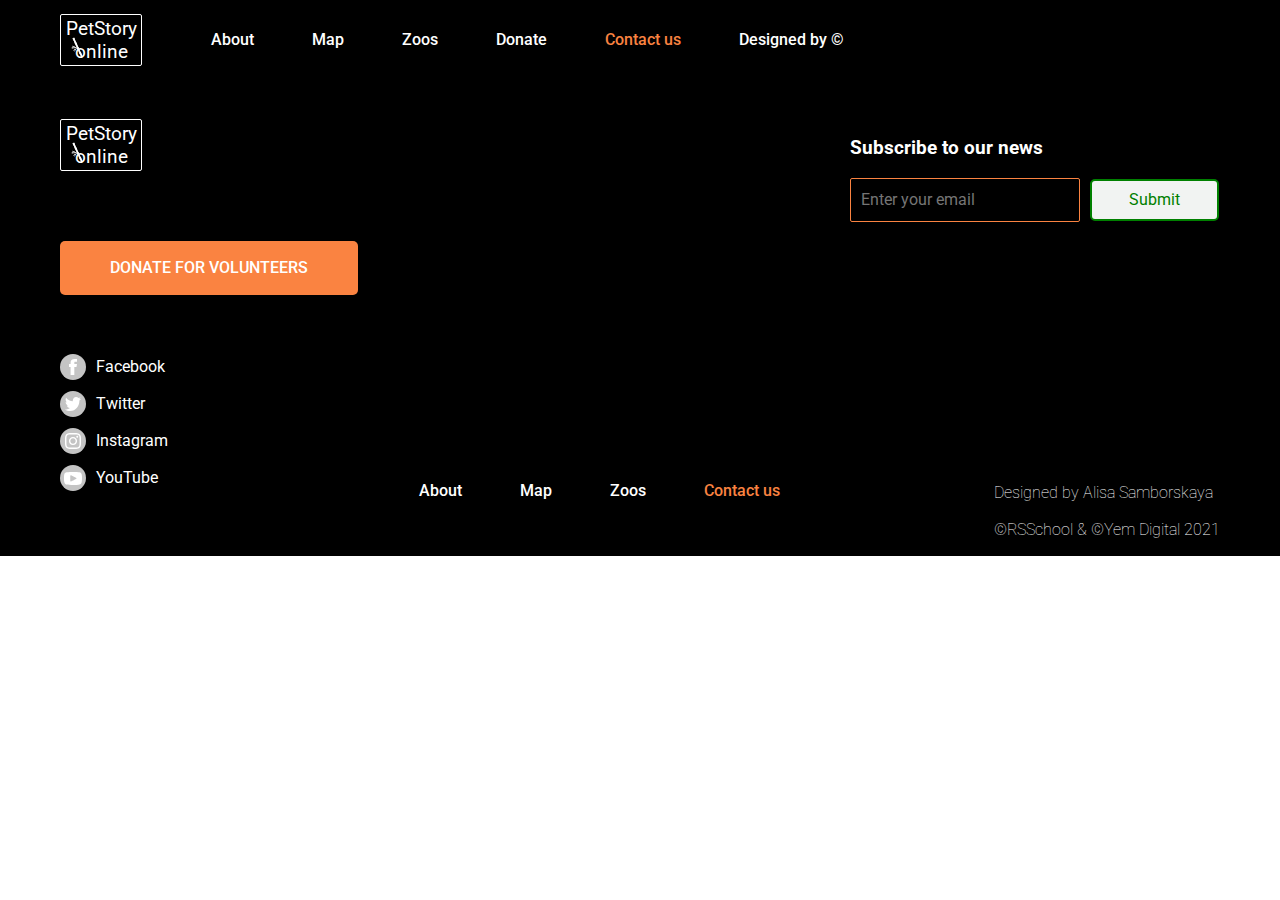
<file: online-zoo/pages/contacts.html>
<!DOCTYPE html>
<html lang="en">
    <head>
        <meta charset="UTF-8">
        <meta http-equiv="X-UA-Compatible" content="IE=edge">
        <meta name="viewport" content="width=device-width">
        <link rel="stylesheet" href="css/style.css">
        <title>PetStory Online | Contacts</title>
    </head>
    <body>
        <header class="header">
            <div class="container">
                <div class="header__box">
                    
                    <h1 class="logo"><a class="logo__link" href="index.html">PetStory<br>online</a></h1>
                    <input id="menu__toggle" class="header__burger-input" type="checkbox">
                    <label class="header__burger-label burger-btn" for="menu__toggle">
                        <span></span>
                    </label>
                    <nav class="header__nav nav">
                        <ul class="nav__list">
                            <li class="nav__item">
                                <a href="index.html" class="nav__link">About</a>
                            </li>
                            <li class="nav__item">
                                <a href="map.html" class="nav__link">Map</a>
                            </li>
                            <li class="nav__item">
                                <a href="zoos.html" class="nav__link">Zoos</a>
                            </li>
                            <li class="nav__item">
                                <a href="donate.html" class="nav__link">Donate</a>
                            </li>
                            <li class="nav__item">
                                <a href="contacts.html" class="nav__link orange">Contact us</a>
                            </li>
                            <li class="nav__item">
                                <a href="https://www.figma.com/file/jfEFwkXVj1WRq7sUHDr8os/PetStory-online?node-id=0%3A1" class="nav__link">Designed by ©</a>
                            </li>
                        </ul>
                    </nav>
                    
                </div>
            </div>
        </header>
        <main></main>
        <footer class="footer">
          <div class="container">
              <div class="footer__box">
                  <div class="footer__left-box">
                      <div class="logo">
                          <a href="index.html">PetStory<br>online</a>
                      </div>
                      <div class="footer__button orange-button-cub">
                          <a href="donate.html" class="footer-link">donate for volunteers</a>
                      </div>
                      <ul class="footer__social-list">
                          <li class="footer-soc facebook">
                              <a href="https://www.facebook.com/" class="footer-facebook-link">Facebook</a>
                          </li>
                          <li class="footer-soc twitter">
                              <a href="https://twitter.com/" class="footer-twitter-link">Twitter</a>
                          </li>
                          <li class="footer-soc instagram">
                              <a href="https://www.instagram.com/" class="footer-instagram-link">Instagram</a>
                          </li>
                          <li class="footer-soc youtube">
                              <a href="https://www.youtube.com/" class="footer-youtube-link">YouTube</a>
                          </li>
                      </ul>
                  </div>
                  <div class="footer__right-box">
                      <form class="right-top-box">
                          <h3>Subscribe to our news</h3>
                          <input type="email" placeholder="Enter your email" name="email" id="email" class="email">
                          <input type="submit" value="Submit" class="submit">
                      </form>
                      <div class="right-bottom-box">
                          <nav class="nav">
                              <ul class="nav__list">
                                  <li class="nav__item">
                                      <a href="index.html" class="nav__link">About</a>
                                  </li>
                                  <li class="nav__item">
                                      <a href="map.html" class="nav__link">Map</a>
                                  </li>
                                  <li class="nav__item">
                                      <a href="zoos.html" class="nav__link">Zoos</a>
                                  </li>
                                  <li class="nav__item">
                                      <a href="contacts.html" class="nav__link orange">Contact us</a>
                                  </li>
                              </ul>
                          </nav>
                          <div class="footer-author">
                              <p>Designed by Alisa Samborskaya</p>
                              <p>©RSSchool & ©Yem Digital 2021</p>
                          </div>
                      </div>
                  </div>
              </div>
          </div>
      </footer>
  </body>
</html>
</file>
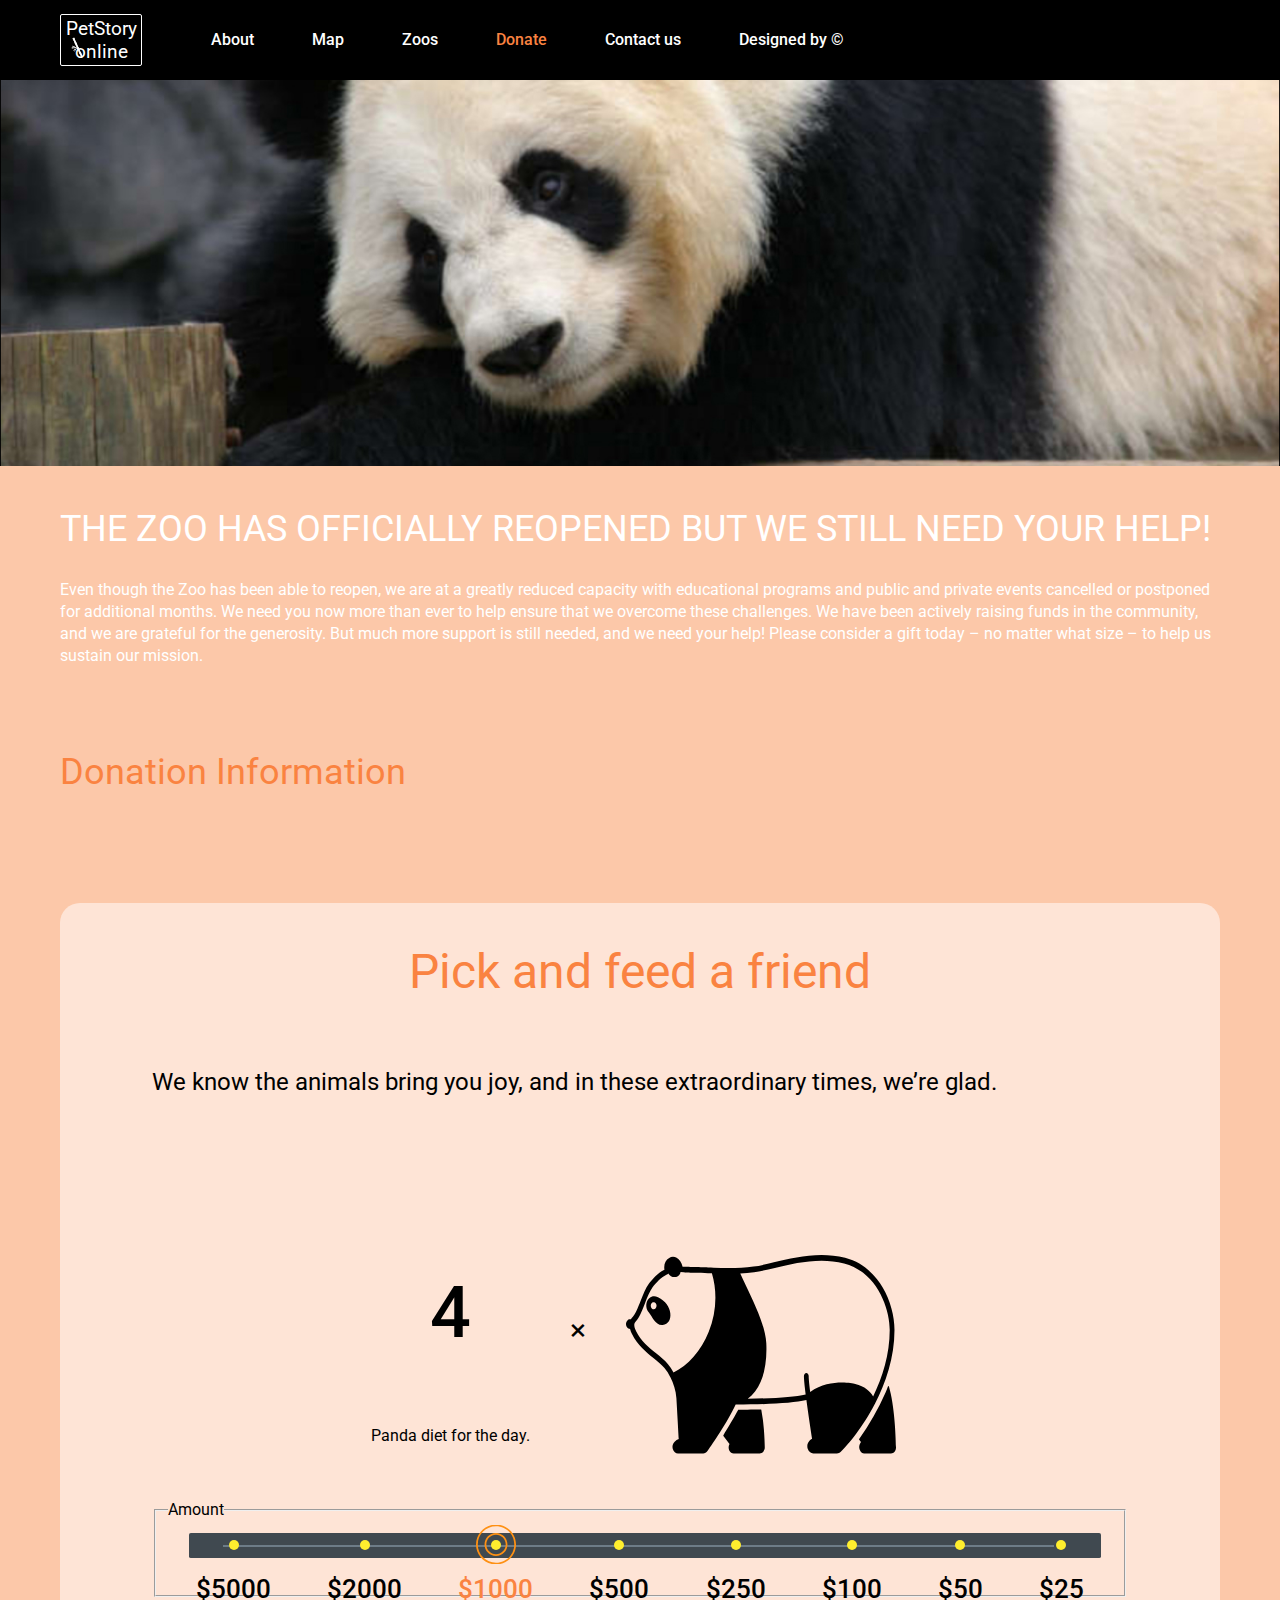
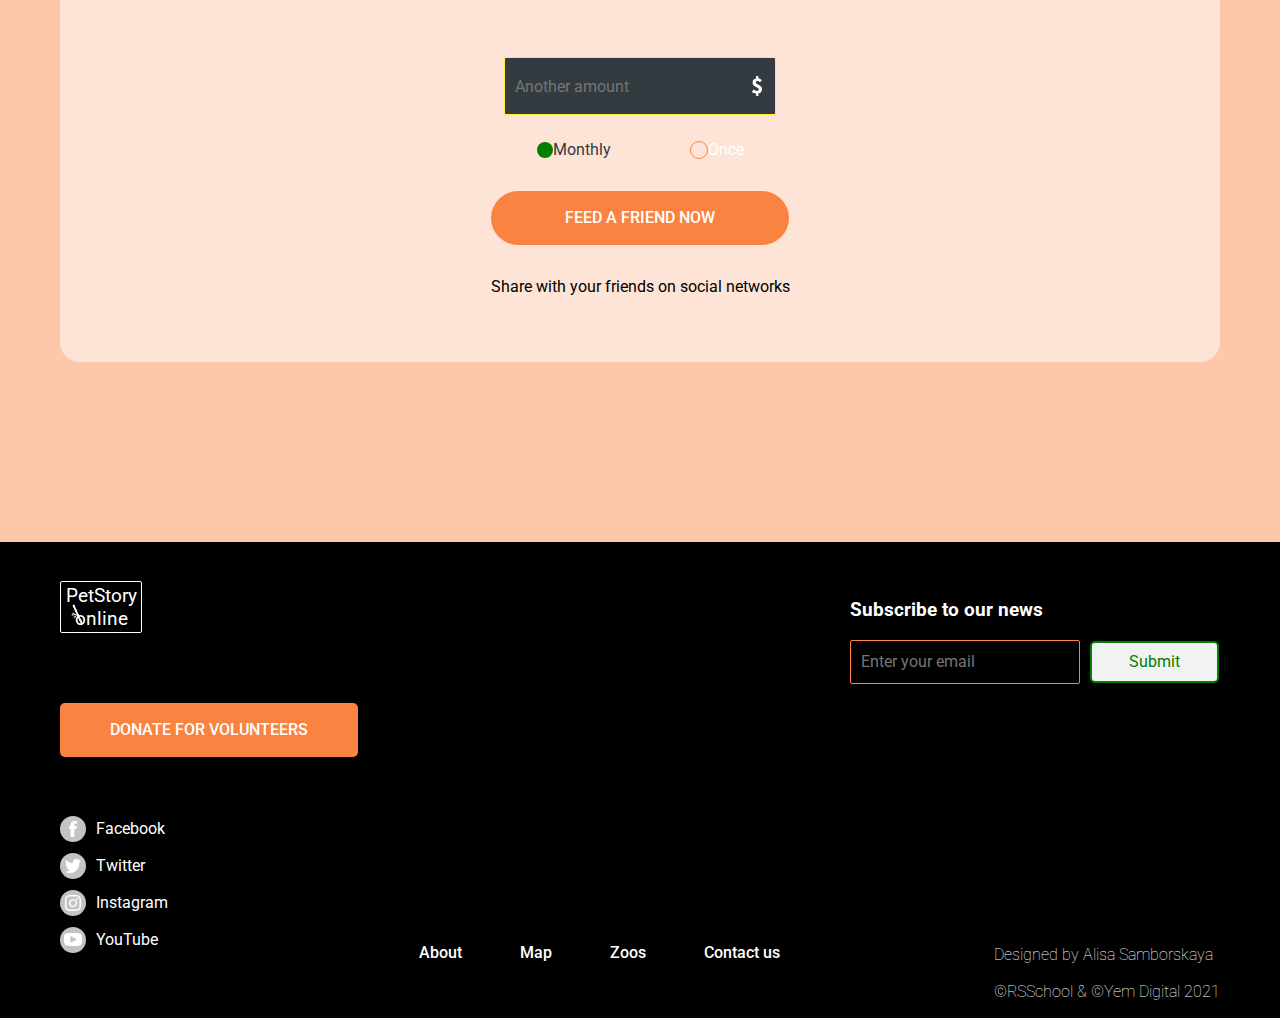
<file: online-zoo/pages/donate.html>
<!DOCTYPE html>
<html lang="en">
    <head>
        <meta charset="UTF-8">
        <meta http-equiv="X-UA-Compatible" content="IE=edge">
        <meta name="viewport" content="width=device-width">
        <link rel="stylesheet" href="css/style.css">
        <title>PetStory Online | Donate</title>
    </head>
    <body>
        <header class="header">
            <div class="container">
                <div class="header__box">
                    
                    <h1 class="logo"><a class="logo__link" href="index.html">PetStory<br>online</a></h1>
                    <input id="menu__toggle" class="header__burger-input" type="checkbox">
                    <label class="header__burger-label burger-btn" for="menu__toggle">
                        <span></span>
                    </label>
                    <nav class="header__nav nav">
                        <ul class="nav__list">
                            <li class="nav__item">
                                <a href="index.html" class="nav__link">About</a>
                            </li>
                            <li class="nav__item">
                                <a href="map.html" class="nav__link">Map</a>
                            </li>
                            <li class="nav__item">
                                <a href="zoos.html" class="nav__link">Zoos</a>
                            </li>
                            <li class="nav__item">
                                <a href="donate.html" class="nav__link orange">Donate</a>
                            </li>
                            <li class="nav__item">
                                <a href="contacts.html" class="nav__link">Contact us</a>
                            </li>
                            <li class="nav__item">
                                <a href="https://www.figma.com/file/jfEFwkXVj1WRq7sUHDr8os/PetStory-online?node-id=0%3A1" class="nav__link">Designed by ©</a>
                            </li>
                        </ul>
                    </nav>
                    
                </div>
            </div>
        </header>
    <main>
        <section class="section section__panda">
            <div class="container">
                <div class="panda-box"></div>
            </div>
        </section>
        <section class="section section__feed-a-friend">
            <div class="container">
                <div class="feed-a-friend-box">
                    <h2 class="feed-a-friend-title">THE ZOO HAS OFFICIALLY REOPENED BUT WE STILL NEED YOUR HELP!</h2>
                    <p class="feed-a-friend-text">Even though the Zoo has been able to reopen, we are at a greatly reduced capacity with educational programs and public and private events cancelled or postponed for additional months. We need you now more than ever to help ensure that we overcome these challenges. We have been actively raising funds in the community, and we are grateful for the generosity.  But much more support is still needed, and we need your help! Please consider a gift today – no matter what size – to help us sustain our mission.</p>
                    <h3 class="feed-a-friend-little-title">Donation Information</h3>
                    <div class="feed-a-friend-container">
                        <div class="feed-a-friend-donaton-box">
                            <h3 class="feed-a-friend-donaton-title">Pick and feed a friend</h3>
                            <p class="feed-a-friend-donaton-text">We know the animals bring you joy, and in these extraordinary times, we’re glad.</p>
                            <form class="feer-aminal-donate" action="post.php">
                                <div class="diet-for-day">
                                    <div class="diet-days">
                                        <p class="diet-days-number">4</p>
                                        <p class="diet-days-text">Panda diet for the day.</p>
                                    </div>
                                    <div class="diet-multiplication">&times;</div>
                                    <div class="diet-animal"></div>
                                </div>
                                <fieldset class="amount-price">
                                    <legend class="feer-aminal-donate-text">Amount</legend>
                                    <div class="progres-bar__donate">
                                        <div class="donate__line">
                                            <div class="radio-price">
                                                <input id="5000" type="radio" name="donate" value="5000" class="progres-bar__input">
                                                <label for="5000" class="progres-bar__label"><span class="input-number">$5000</span></label>
                                            </div>
                                            <div class="radio-price">
                                                <input id="2000" type="radio" name="donate" value="2000" class="progres-bar__input">
                                                <label for="2000" class="progres-bar__label"><span class="input-number">$2000</span></label>
                                            </div>
                                            <div class="radio-price">
                                                <input id="1000" type="radio" name="donate" value="1000" class="progres-bar__input" checked>
                                                <label for="1000" class="progres-bar__label"><span class="input-number">$1000</span></label>
                                            </div>
                                            <div class="radio-price">
                                                <input id="500" type="radio" name="donate" value="500" class="progres-bar__input">
                                                <label for="500" class="progres-bar__label"><span class="input-number">$500</span></label>
                                            </div>
                                            <div class="radio-price">
                                                <input id="250" type="radio" name="donate" value="250" class="progres-bar__input">
                                                <label for="250" class="progres-bar__label"><span class="input-number">$250</span></label>
                                            </div>
                                            <div class="radio-price">
                                                <input id="100" type="radio" name="donate" value="100" class="progres-bar__input">
                                                <label for="100" class="progres-bar__label"><span class="input-number">$100</span></label>
                                            </div>
                                            <div class="radio-price">
                                                <input id="50" type="radio" name="donate" value="50" class="progres-bar__input">
                                                <label for="50" class="progres-bar__label"><span class="input-number">$50</span></label>
                                            </div>
                                            <div class="radio-price">
                                                <input id="25" type="radio" name="donate" value="25" class="progres-bar__input">
                                                <label for="25" class="progres-bar__label"><span class="input-number">$25</span></label>
                                            </div>
                                        </div>
                                    </div>
                                </fieldset>
                                <div class="donate-number-box">
                                    <input class="donate-number" type="number" placeholder="Another amount" min="1" max="9999">
                                </div>
                                <div class="monthly-once">
                                    <div class="radio-box">
                                        <input id="monthly" class="radio-bottom" type="radio" name="once" value="monthly" checked>
                                        <label for="monthly">Monthly</label>
                                    </div>
                                    <div class="radio-box">
                                        <input id="once" class="radio-bottom" type="radio" name="once" value="once">
                                        <label for="once">Once</label>
                                    </div>
                                    
                                </div>
                                <div class="panda-buttons orange-button">
                                    <a href="" class="panda-link">Feed a friend now</a>
                                </div>
                                <p class="panda-text-bottom">Share with your friends on social networks</p>
                            </form>
                        </div>
                    </div>
                </div>
            </div>
        </section>
    </main>
    <footer class="footer">
        <div class="container">
            <div class="footer__box">
                <div class="footer__left-box">
                    <div class="logo">
                        <a href="index.html">PetStory<br>online</a>
                    </div>
                    <div class="footer__button orange-button-cub">
                        <a href="donate.html" class="footer-link">donate for volunteers</a>
                    </div>
                    <ul class="footer__social-list">
                        <li class="footer-soc facebook">
                            <a href="https://www.facebook.com/" class="footer-facebook-link">Facebook</a>
                        </li>
                        <li class="footer-soc twitter">
                            <a href="https://twitter.com/" class="footer-twitter-link">Twitter</a>
                        </li>
                        <li class="footer-soc instagram">
                            <a href="https://www.instagram.com/" class="footer-instagram-link">Instagram</a>
                        </li>
                        <li class="footer-soc youtube">
                            <a href="https://www.youtube.com/" class="footer-youtube-link">YouTube</a>
                        </li>
                    </ul>
                </div>
                <div class="footer__right-box">
                    <form class="right-top-box">
                        <h3>Subscribe to our news</h3>
                        <input type="email" placeholder="Enter your email" name="email" id="email" class="email">
                        <input type="submit" value="Submit" class="submit">
                    </form>
                    <div class="right-bottom-box">
                        <nav class="nav">
                            <ul class="nav__list">
                                <li class="nav__item">
                                    <a href="index.html" class="nav__link">About</a>
                                </li>
                                <li class="nav__item">
                                    <a href="map.html" class="nav__link">Map</a>
                                </li>
                                <li class="nav__item">
                                    <a href="zoos.html" class="nav__link">Zoos</a>
                                </li>
                                <li class="nav__item">
                                    <a href="contacts.html" class="nav__link">Contact us</a>
                                </li>
                            </ul>
                        </nav>
                        <div class="footer-author">
                            <p>Designed by Alisa Samborskaya</p>
                            <p>©RSSchool & ©Yem Digital 2021</p>
                        </div>
                    </div>
                </div>
            </div>
        </div>
    </footer>
</body>
</html>
</file>
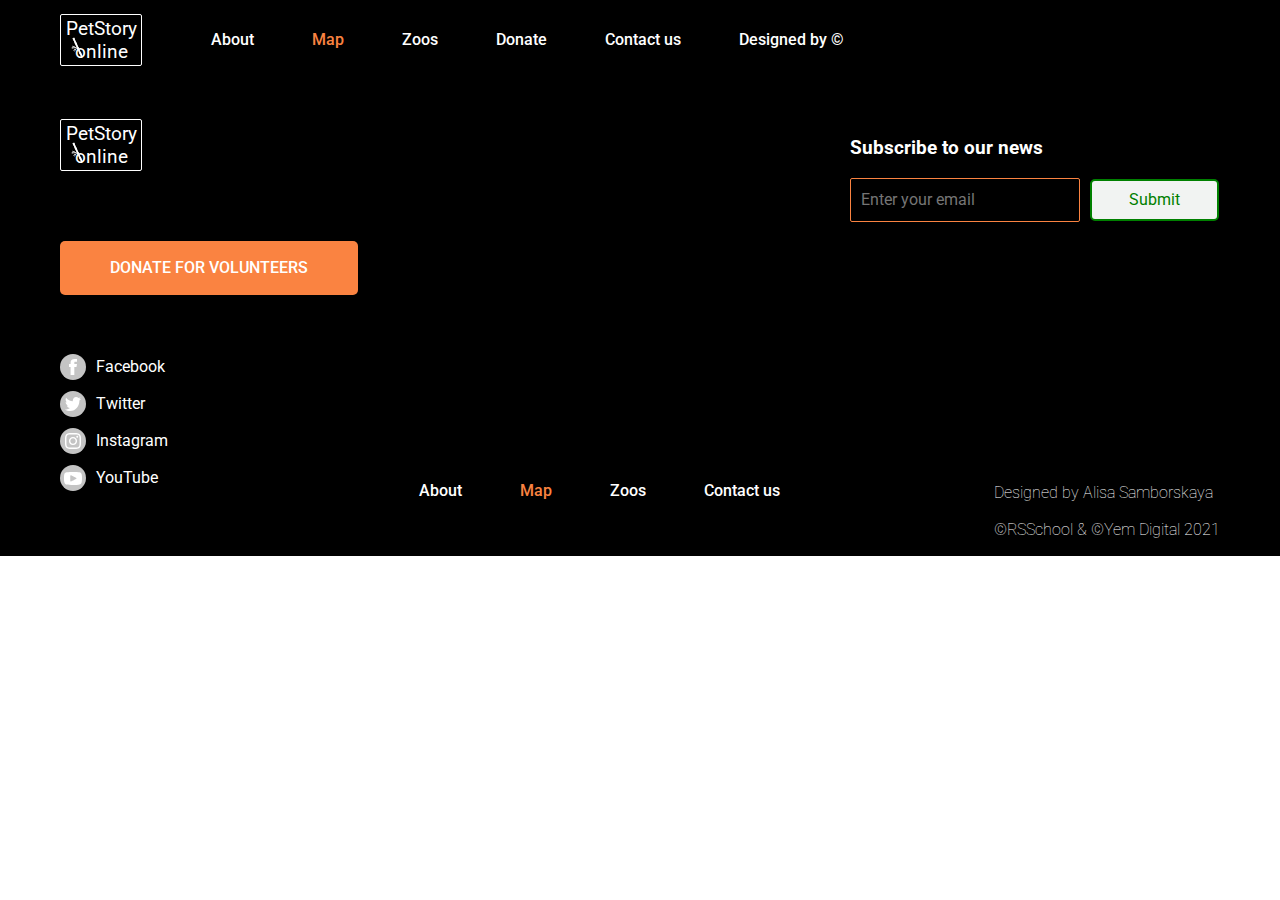
<file: online-zoo/pages/map.html>
<!DOCTYPE html>
<html lang="en">
    <head>
        <meta charset="UTF-8">
        <meta http-equiv="X-UA-Compatible" content="IE=edge">
        <meta name="viewport" content="width=device-width">
        <link rel="stylesheet" href="css/style.css">
        <title>PetStory Online | Map</title>
    </head>
    <body>
        <header class="header">
            <div class="container">
                <div class="header__box">
                    
                    <h1 class="logo"><a class="logo__link" href="index.html">PetStory<br>online</a></h1>
                    <input id="menu__toggle" class="header__burger-input" type="checkbox">
                    <label class="header__burger-label burger-btn" for="menu__toggle">
                        <span></span>
                    </label>
                    <nav class="header__nav nav">
                        <ul class="nav__list">
                            <li class="nav__item">
                                <a href="index.html" class="nav__link">About</a>
                            </li>
                            <li class="nav__item">
                                <a href="map.html" class="nav__link orange">Map</a>
                            </li>
                            <li class="nav__item">
                                <a href="zoos.html" class="nav__link">Zoos</a>
                            </li>
                            <li class="nav__item">
                                <a href="donate.html" class="nav__link">Donate</a>
                            </li>
                            <li class="nav__item">
                                <a href="contacts.html" class="nav__link">Contact us</a>
                            </li>
                            <li class="nav__item">
                                <a href="https://www.figma.com/file/jfEFwkXVj1WRq7sUHDr8os/PetStory-online?node-id=0%3A1" class="nav__link">Designed by ©</a>
                            </li>
                        </ul>
                    </nav>
                    
                </div>
            </div>
        </header>
        <main></main>
        <footer class="footer">
          <div class="container">
              <div class="footer__box">
                  <div class="footer__left-box">
                      <div class="logo">
                          <a href="index.html">PetStory<br>online</a>
                      </div>
                      <div class="footer__button orange-button-cub">
                          <a href="donate.html" class="footer-link">donate for volunteers</a>
                      </div>
                      <ul class="footer__social-list">
                          <li class="footer-soc facebook">
                              <a href="https://www.facebook.com/" class="footer-facebook-link">Facebook</a>
                          </li>
                          <li class="footer-soc twitter">
                              <a href="https://twitter.com/" class="footer-twitter-link">Twitter</a>
                          </li>
                          <li class="footer-soc instagram">
                              <a href="https://www.instagram.com/" class="footer-instagram-link">Instagram</a>
                          </li>
                          <li class="footer-soc youtube">
                              <a href="https://www.youtube.com/" class="footer-youtube-link">YouTube</a>
                          </li>
                      </ul>
                  </div>
                  <div class="footer__right-box">
                      <form class="right-top-box">
                          <h3>Subscribe to our news</h3>
                          <input type="email" placeholder="Enter your email" name="email" id="email" class="email">
                          <input type="submit" value="Submit" class="submit">
                      </form>
                      <div class="right-bottom-box">
                          <nav class="nav">
                              <ul class="nav__list">
                                  <li class="nav__item">
                                      <a href="index.html" class="nav__link">About</a>
                                  </li>
                                  <li class="nav__item">
                                      <a href="map.html" class="nav__link orange">Map</a>
                                  </li>
                                  <li class="nav__item">
                                      <a href="zoos.html" class="nav__link">Zoos</a>
                                  </li>
                                  <li class="nav__item">
                                      <a href="contacts.html" class="nav__link">Contact us</a>
                                  </li>
                              </ul>
                          </nav>
                          <div class="footer-author">
                              <p>Designed by Alisa Samborskaya</p>
                              <p>©RSSchool & ©Yem Digital 2021</p>
                          </div>
                      </div>
                  </div>
              </div>
          </div>
      </footer>
  </body>
</html>
</file>
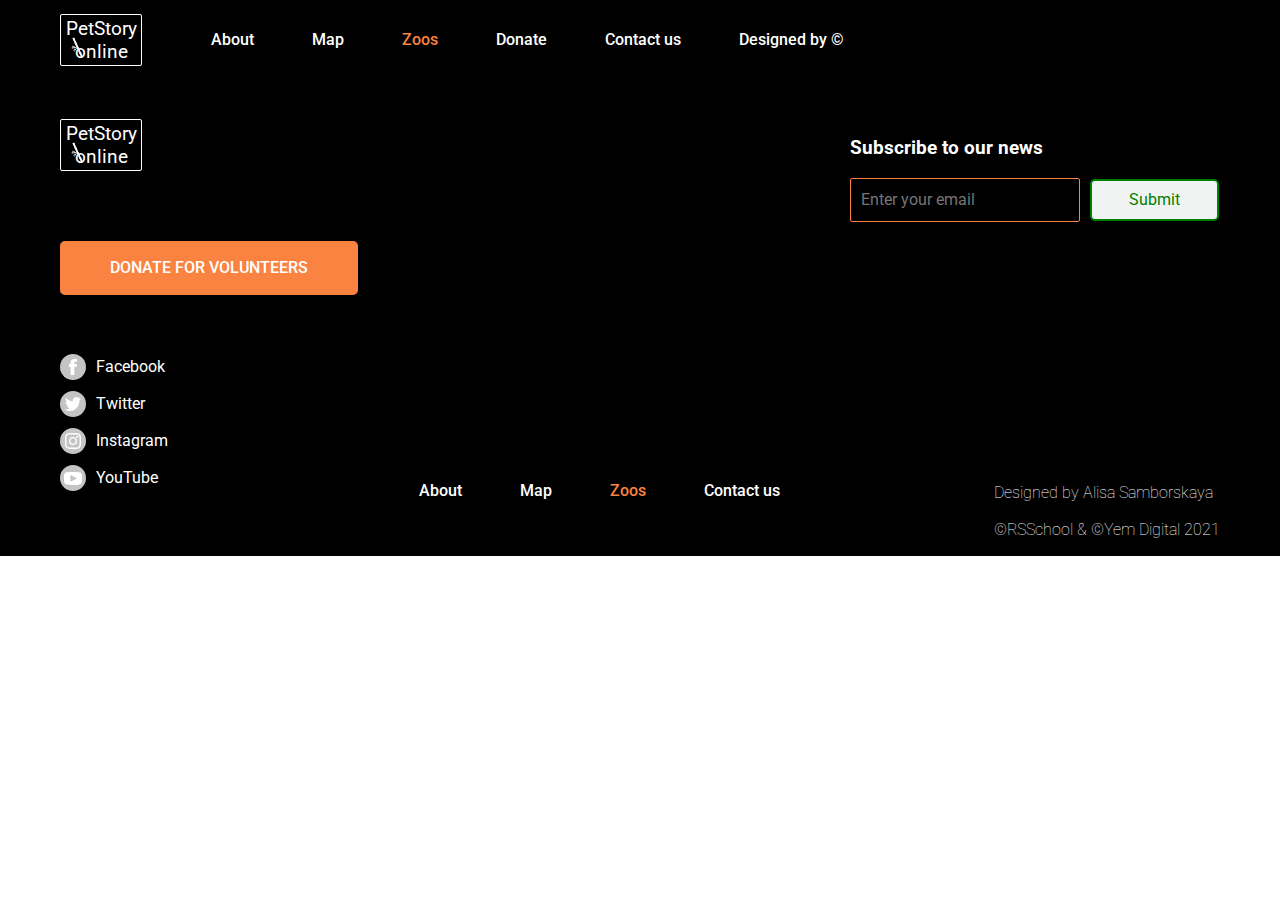
<file: online-zoo/pages/zoos.html>
<!DOCTYPE html>
<html lang="en">
    <head>
        <meta charset="UTF-8">
        <meta http-equiv="X-UA-Compatible" content="IE=edge">
        <meta name="viewport" content="width=device-width">
        <link rel="stylesheet" href="css/style.css">
        <title>PetStory Online | Zoos</title>
    </head>
    <body>
        <header class="header">
            <div class="container">
                <div class="header__box">
                    
                    <h1 class="logo"><a class="logo__link" href="index.html">PetStory<br>online</a></h1>
                    <input id="menu__toggle" class="header__burger-input" type="checkbox">
                    <label class="header__burger-label burger-btn" for="menu__toggle">
                        <span></span>
                    </label>
                    <nav class="header__nav nav">
                        <ul class="nav__list">
                            <li class="nav__item">
                                <a href="index.html" class="nav__link">About</a>
                            </li>
                            <li class="nav__item">
                                <a href="map.html" class="nav__link">Map</a>
                            </li>
                            <li class="nav__item">
                                <a href="zoos.html" class="nav__link orange">Zoos</a>
                            </li>
                            <li class="nav__item">
                                <a href="donate.html" class="nav__link">Donate</a>
                            </li>
                            <li class="nav__item">
                                <a href="contacts.html" class="nav__link">Contact us</a>
                            </li>
                            <li class="nav__item">
                                <a href="https://www.figma.com/file/jfEFwkXVj1WRq7sUHDr8os/PetStory-online?node-id=0%3A1" class="nav__link">Designed by ©</a>
                            </li>
                        </ul>
                    </nav>
                    
                </div>
            </div>
        </header>
        <main></main>
        <footer class="footer">
          <div class="container">
              <div class="footer__box">
                  <div class="footer__left-box">
                      <div class="logo">
                          <a href="index.html">PetStory<br>online</a>
                      </div>
                      <div class="footer__button orange-button-cub">
                          <a href="donate.html" class="footer-link">donate for volunteers</a>
                      </div>
                      <ul class="footer__social-list">
                          <li class="footer-soc facebook">
                              <a href="https://www.facebook.com/" class="footer-facebook-link">Facebook</a>
                          </li>
                          <li class="footer-soc twitter">
                              <a href="https://twitter.com/" class="footer-twitter-link">Twitter</a>
                          </li>
                          <li class="footer-soc instagram">
                              <a href="https://www.instagram.com/" class="footer-instagram-link">Instagram</a>
                          </li>
                          <li class="footer-soc youtube">
                              <a href="https://www.youtube.com/" class="footer-youtube-link">YouTube</a>
                          </li>
                      </ul>
                  </div>
                  <div class="footer__right-box">
                      <form class="right-top-box">
                          <h3>Subscribe to our news</h3>
                          <input type="email" placeholder="Enter your email" name="email" id="email" class="email">
                          <input type="submit" value="Submit" class="submit">
                      </form>
                      <div class="right-bottom-box">
                          <nav class="nav">
                              <ul class="nav__list">
                                  <li class="nav__item">
                                      <a href="index.html" class="nav__link">About</a>
                                  </li>
                                  <li class="nav__item">
                                      <a href="map.html" class="nav__link">Map</a>
                                  </li>
                                  <li class="nav__item">
                                      <a href="zoos.html" class="nav__link orange">Zoos</a>
                                  </li>
                                  <li class="nav__item">
                                      <a href="contacts.html" class="nav__link">Contact us</a>
                                  </li>
                              </ul>
                          </nav>
                          <div class="footer-author">
                              <p>Designed by Alisa Samborskaya</p>
                              <p>©RSSchool & ©Yem Digital 2021</p>
                          </div>
                      </div>
                  </div>
              </div>
          </div>
      </footer>
  </body>
</html>
</file>
<file: online-zoo/pages/css/style.css>
@import url("https://fonts.googleapis.com/css2?family=Roboto:ital,wght@0,100;0,300;0,400;0,500;0,700;0,900;1,100;1,300;1,400;1,500;1,700;1,900&display=swap");

@import url(reset.css);
body {
  font-family: "Roboto", sans-serif;
}

/*! Container*/
.container {
  margin: 0 auto;
  width: 1160px;
}

@media (max-width: 1000px) {
  .container {
    width: 940px;
  }
}
@media (max-width: 640px) {
  .container {
    width: 600px;
  }
}
@media (max-width: 320px) {
  .container {
    width: 300px;
  }
}
/* !Buttons*/
.orange-button {
  display: flex;
  justify-content: center;
  align-items: center;
  cursor: pointer;
  border-radius: 27px;
  background-color: #fa8341;
  height: 54px;
  width: 298px;
}
.orange-button:hover {
  background-color: #FA6F32;
}
.orange-button:active {
  background-color: #184b14;
}
.orange-button a {
  display: block;
  text-decoration: none;
  color: #ffffff;
  font-size: 16px;
  font-weight: 500;
  line-height: 22px;
  letter-spacing: 0em;
  text-align: center;
  text-transform: uppercase;
}

.orange-button-cub {
  display: flex;
  justify-content: center;
  align-items: center;
  cursor: pointer;
  border-radius: 5px;
  background-color: #fa8341;
  height: 54px;
  width: 298px;
}
.orange-button-cub:hover {
  background-color: #FA6F32;
}
.orange-button-cub:active {
  background-color: #184b14;
}
.orange-button-cub a {
  display: block;
  text-decoration: none;
  color: #ffffff;
  font-size: 16px;
  font-weight: 500;
  line-height: 22px;
  letter-spacing: 0em;
  text-align: center;
  text-transform: uppercase;
}

/*! Header*/
header {
  background-color: #000000;
  height: 80px;
}
header a {
  cursor: pointer;
}

/* скрываем чекбокс */
#menu__toggle {
  display: none;
}

.logo {
  line-height: 23px;
  text-align: center;
  margin: 0px 0px;
  width: 80px;
  height: 50px;
  border: 1px solid #ffffff;
  border-radius: 2px;
  display: flex;
  justify-content: center;
  align-items: center;
  background-image: url(../../assets/images/header/icons/bamboo.svg);
  background-repeat: no-repeat;
  background-position: 10px 22px;
}

.logo > a {
  display: block;
  text-decoration: none;
  color: #ffffff;
  font-family: Roboto;
  font-size: 19px;
  font-weight: 400;
}

.header__box {
  display: flex;
  width: 100%;
  justify-content: flex-start;
  align-items: center;
  height: 80px;
}

.nav__list {
  display: flex;
  align-items: center;
  list-style: none;
}
.nav__link {
  text-decoration: none;
  color: #ffffff;
  font-family: Roboto;
  font-size: 16px;
  font-weight: 500;
}
.nav__link:hover {
  color: #fa8341;
}
.orange {
  color: #fa8341;
}
.nav__link {
  margin-left: 0px;
  padding: 25px 29px;
}
.nav__link-mod {
  margin-left: 438px;
}

@media (max-width: 1000px) {
  .nav__list .nav__link-mod {
    margin-left: 210px;
  }
}
@media (max-width: 640px) {
  header {
    height: 34px;
    display: flex;
    position: fixed;
    width: 100%;
    z-index: 500;
  }
  #menu__toggle {
    display: none;
  }
  /* стилизуем кнопку */
  .burger-btn {
    display: flex; /* используем flex для центрирования содержимого */
    align-items: center; /* центрируем содержимое кнопки */
    position: fixed;
    top: 5px;
    right: 10px;
    width: 26px;
    height: 26px;
    cursor: pointer;
    z-index: 60;
  }
  /* добавляем "гамбургер" */
  .burger-btn > span,
.burger-btn > span::before,
.burger-btn > span::after {
    display: block;
    position: absolute;
    width: 100%;
    height: 2px;
    background-color: #ffffff;
  }
  .burger-btn > span::before {
    content: "";
    top: -8px;
  }
  .burger-btn > span::after {
    content: "";
    top: 8px;
  }
  /* контейнер меню */
  .nav__list {
    display: block;
    position: fixed;
    visibility: hidden;
    top: 0;
    left: -100%;
    width: 300px;
    height: 100%;
    margin: 0;
    padding: 80px 0;
    list-style: none;
    text-align: center;
    background-color: #ECEFF1;
    box-shadow: 1px 0px 6px rgba(0, 0, 0, 0.2);
  }
  /* элементы меню */
  .nav__item {
    display: block;
    padding: 12px 24px;
    color: #333;
    font-family: "Roboto", sans-serif;
    font-size: 20px;
    font-weight: 600;
    text-decoration: none;
  }
  .nav__item:hover {
    background-color: #CFD8DC;
  }
  #menu__toggle:checked ~ .burger-btn > span {
    transform: rotate(45deg);
  }
  #menu__toggle:checked ~ .burger-btn > span::before {
    top: 0;
    transform: rotate(0);
  }
  #menu__toggle:checked ~ .burger-btn > span::after {
    top: 0;
    transform: rotate(90deg);
  }
  #menu__toggle:checked ~ .nav__list {
    visibility: visible;
    left: 0;
  }
  .logo {
    line-height: 14px;
    width: 47px;
    height: 29px;
    border: 0px solid #ffffff;
    background-image: url(../../assets/images/header/icons/bamboo-min.svg);
    background-position: 4px 11px;
  }
  .logo > a {
    font-size: 12px;
    font-weight: 400;
  }
  .header__box {
    height: 34px;
  }
}
/*! Watch your favorite animal online*/
/*! The Backstage*/
.watch-online {
  height: 700px;
  background-color: #283035;
  background-image: url("../../assets/images/backstage/Giant_Panda.jpg");
  background-repeat: no-repeat;
  background-position: center;
  background-size: cover;
}

.watch-online__box {
  display: flex;
  flex-direction: column;
  align-items: flex-end;
}

.watch-online__ellipse {
  width: 465px;
  height: 465px;
  background-color: #fa8341;
  border-radius: 50%;
  margin: 12px 107px 0px 0px;
}
.watch-online__text {
  color: #ffffff;
  font-size: 106px;
  font-weight: 700;
  text-transform: uppercase;
  line-height: 80px;
  letter-spacing: 0em;
  text-align: center;
  margin: 74px -181px 0px 0px;
}
.watch-online__text span {
  color: #FFEE2E;
}

.watch-online__buttons {
  margin: 69px 98px 0px 0px;
  padding: 0px 0px 0px 0px;
}

@media (max-width: 1000px) {
  .watch-online {
    height: 504px;
  }
  .watch-online__ellipse {
    width: 367px;
    height: 367px;
    margin: 0px 85px 0px 0px;
  }
  .watch-online__text {
    font-size: 85px;
    line-height: 63px;
    margin: 74px -181px 0px 0px;
  }
}
@media (max-width: 640px) {
  .watch-online {
    height: 340px;
  }
  .watch-online__ellipse {
    width: 238px;
    height: 238px;
    margin: 5px 107px 0px 0px;
  }
  .watch-online__text {
    font-size: 54px;
    line-height: 40px;
    margin: 41px -101px 0px 0px;
  }
  .watch-online__buttons {
    align-self: flex-start;
    margin: 20px 0px 0px 0px;
  }
}
@media (max-width: 320px) {
  .watch-online {
    height: 187px;
  }
  .watch-online__ellipse {
    width: 119px;
    height: 119px;
    margin: 0px 28px 0px 0px;
  }
  .watch-online__text {
    font-size: 28px;
    line-height: 21px;
    margin: 15px -46px 0px 0px;
  }
  .watch-online__buttons {
    align-self: center;
    margin: 10px 0px 0px 0px;
  }
}
/*! backstage */
.backstage {
  background-image: url("../../assets/images/backstage/flower_foto1.jpg");
  background-repeat: no-repeat;
  background-position: 103.1% 13px;
}

.backstage__box {
  display: grid;
  grid-template-columns: auto auto;
  padding: 141px 0px 120px 0px;
}

.backstage__left {
  height: 403px;
  width: 609px;
  background-color: #283035;
  background-image: url("../../assets/images/backstage/bamboo-cap.jpg");
  background-repeat: no-repeat;
  background-position: center;
  background-size: 100% auto;
}

.backstage__right {
  margin-left: 87px;
}
.backstage__title {
  font-size: 48px;
  font-weight: 400;
  line-height: 58px;
  letter-spacing: 0em;
}
.backstage__text {
  font-size: 16px;
  font-weight: 400;
  line-height: 21px;
  letter-spacing: 0em;
  margin-top: 20px;
}
.backstage__little-title {
  font-size: 24px;
  font-weight: 400;
  line-height: 29px;
  letter-spacing: 0em;
  margin-top: 55px;
}
.backstage__little-text {
  font-size: 16px;
  font-weight: 400;
  line-height: 22px;
  letter-spacing: 0em;
  margin-top: 33px;
}

@media (max-width: 1000px) {
  .backstage {
    background-image: none;
  }
  .backstage__box {
    padding: 130px 0px 120px 0px;
  }
  .backstage__left {
    height: 408px;
    width: 455px;
    background-size: cover;
  }
  .backstage__right {
    margin-top: 1px;
    margin-left: 32px;
  }
  .backstage__title {
    font-size: 48px;
    -webkit-margin-before: -12px;
            margin-block-start: -12px;
  }
  .backstage__text {
    font-size: 16px;
    line-height: 21px;
  }
  .backstage__little-title {
    font-size: 24px;
    line-height: 29px;
  }
  .backstage__little-text {
    font-size: 16px;
    line-height: 22px;
  }
}
@media (max-width: 640px) {
  .backstage__box {
    display: grid;
    grid-template-columns: auto;
    padding: 120px 0px 120px 0px;
  }
  .backstage__left {
    display: none;
  }
}
@media (max-width: 320px) {
  .backstage__box {
    padding: 80px 0px 120px 0px;
  }
}
/*! Pets*/
.pets {
  background-image: url("../../assets/images/slaider/left.jpg"), url("../../assets/images/slaider/right.jpg");
  background-repeat: no-repeat;
  background-position: -3% bottom, 104% bottom;
  background-size: auto auto, auto auto;
}

.pets__box {
  display: flex;
  flex-direction: column;
  padding: 57px 0px 0px 0px;
}
.pets__box .pets-buttons {
  margin: 76px auto 99px auto;
}

.pets__slider-catrs {
  display: flex;
  justify-content: space-between;
  align-items: center;
  position: relative;
}
.button-left, .button-right {
  display: flex;
  cursor: pointer;
  justify-content: center;
  align-items: center;
  height: 62px;
  width: 62px;
  border-radius: 50%;
  background-color: #fa8341;
  position: absolute;
  transition: 1s;
}
.button-left:hover, .button-right:hover {
  background-color: #FA6F32;
  transform: scale(1.1);
}
.button-left:active, .button-right:active {
  background-color: #184b14;
  transform: scale(1.1);
}
.button-left {
  left: -81px;
}
.button-right {
  right: -81px;
}
.pets__slider {
  display: grid;
  grid-template-columns: auto auto auto;
  -moz-column-gap: 27px;
       column-gap: 27px;
  row-gap: 16px;
}
.pets__cart {
  border: 2px solid #fa8341;
  border-radius: 5px;
  height: 366px;
  width: 366px;
  transition: 1s;
}
.pets__cart:hover {
  height: 426px;
}
.pets__cart:hover .pet__description {
  transform: scale(1.05);
  opacity: 1;
}

.pets__cart img {
  transition: all 1s;
}

.pets__cart:hover img {
  transform: scale(1.05);
}

.pet__description {
  display: flex;
  justify-content: space-between;
  padding: 7px 12px 0px 14px;
  opacity: 0;
  transition: all 2s ease;
}
.pets__cart h3 {
  font-size: 16px;
  font-weight: 500;
  line-height: 22px;
  letter-spacing: 0em;
  text-transform: uppercase;
  margin: 0px;
}
.pets__cart p {
  font-size: 15px;
  font-weight: 300;
  line-height: 18px;
  letter-spacing: 0em;
  margin: 0px;
}

@media (max-width: 1000px) {
  .pets {
    background-size: 140px auto, 220px auto;
  }
  .button-left {
    left: 330px;
  }
  .button-right {
    right: 330px;
  }
  .pets__slider {
    row-gap: 100px;
  }
  .pets__cart {
    height: 354px;
    width: 294px;
    transition: none;
  }
  .pets__cart:hover {
    height: 354px;
  }
  .pets__cart:hover .pet__description {
    opacity: 1;
  }
  .pet__img > img {
    height: 294px;
    width: 294px;
  }
  .pet__description {
    opacity: 1;
    transition: none;
  }
}
@media (max-width: 640px) {
  .pets {
    background-size: 125px auto, 190px auto;
  }
  .button-left {
    left: 210px;
  }
  .button-right {
    right: 210px;
  }
  .pets__slider {
    grid-template-columns: auto auto;
  }
  .pets__cart {
    height: 332px;
    width: 285px;
    transition: none;
  }
  .pets__cart:hover {
    height: 354px;
  }
  .pets__cart:hover .pet__description {
    opacity: 1;
  }
  .pet__img > img {
    height: 285px;
    width: 285px;
  }
  .pet__description {
    opacity: 1;
    transition: none;
  }
  .pets__cart:nth-last-child(-n+2) {
    display: none;
  }
}
@media (max-width: 320px) {
  .pets {
    background-size: 72px auto, 120px auto;
  }
  .button-left {
    display: none;
  }
  .pets__slider-catrs .button-right {
    display: none;
  }
  .pets__slider-catrs .pets__slider {
    grid-template-columns: auto;
  }
}
/*! Pick and feed a friend*/
.pick-and-feed {
  background-color: #fdcfab;
  padding-top: 70px;
  padding-bottom: 100px;
}

.pick-and-feed__box {
  background-color: rgba(253, 253, 255, 0.52);
  border-radius: 20px;
  margin: 0px 0px 0px 0px;
  padding-bottom: 59px;
}
.pick-and-feed__text-container {
  margin: 0px 96px 0px 97px;
}
.pick-and-feed__title {
  color: #fa8341;
  font-size: 48px;
  font-weight: 400;
  line-height: 58px;
  letter-spacing: 0em;
  text-align: center;
  padding: 40px 0px 0px 0px;
}
.pick-and-feed__big-text {
  font-size: 24px;
  font-weight: 400;
  line-height: 29px;
  letter-spacing: 0em;
  text-align: left;
  padding: 31px 0px 0px 0px;
}
.pick-and-feed__bolt-text {
  font-size: 16px;
  font-weight: 500;
  line-height: 21px;
  letter-spacing: 0em;
  text-align: left;
  padding: 39px 0px 0px 0px;
}
.pick-and-feed__little-text {
  font-size: 16px;
  font-weight: 400;
  line-height: 21px;
  letter-spacing: 0em;
  text-align: left;
  padding: 10px 0px 0px 0px;
}

.pick-and-feed__link {
  color: #000;
  font-size: 16px;
  font-weight: 400;
  line-height: 21px;
  letter-spacing: 0em;
  text-decoration: underline solid #fa8341;
  text-decoration-thickness: 1px;
  text-underline-offset: 5px;
  transition: all 0.5s;
}

.pick-and-feed__link:hover {
  color: #fa8341;
  text-decoration: underline solid #000;
}

.pick-and-feed__little-title {
  font-size: 36px;
  font-weight: 400;
  line-height: 47px;
  letter-spacing: 0em;
  text-align: center;
  padding: 40px 0px 0px 0px;
}
.pick-and-feed__turn {
  display: flex;
  justify-content: center;
  align-items: flex-start;
  margin: 38px 0px 0px 0px;
}
.turn-arrow {
  width: 71px;
  height: 37px;
  margin: 62px 29px 0px 30px;
  padding: 0px 0px 0px 0px;
  background-image: url("../../assets/images/pay/icons/Vector.svg");
  background-repeat: no-repeat;
  background-position: center center;
  background-size: 69px 35px;
}
.img {
  display: flex;
  justify-content: center;
  align-items: center;
  width: 168px;
  height: 168px;
  background-color: #ffffff;
  border: 1px solid #fa8341;
  border-radius: 5px;
}
.pay {
  background-image: url("../../assets/images/pay/icons/pay.svg");
  background-repeat: no-repeat;
  background-position: center center;
}
.monkey {
  background-image: url("../../assets/images/pay/icons/monkey.svg");
  background-repeat: no-repeat;
  background-position: center center;
}
.zoo {
  background-image: url("../../assets/images/pay/icons/zoo.svg");
  background-repeat: no-repeat;
  background-position: center center;
}
.pick-and-feed__turn p {
  width: 168px;
  margin: 30px 0px 0px 0px;
  font-size: 16px;
  font-weight: 400;
  line-height: 22px;
  letter-spacing: 0em;
}
.pick-and-feed__buttons {
  margin: 61px auto 0px auto;
}

.testimonials__buttons {
  margin: 61px auto 0px auto;
}

@media (max-width: 640px) {
  .pick-and-feed {
    background-color: #fdcfab;
    padding-top: 70px;
    padding-bottom: 100px;
  }
  .pick-and-feed__box {
    background-color: rgba(253, 253, 255, 0.52);
    border-radius: 20px;
    margin: 0px 0px 0px 0px;
    padding-bottom: 59px;
  }
  .pick-and-feed__text-container {
    margin: 0px 18px 0px 18px;
  }
  .pick-and-feed__title {
    font-size: 42px;
    line-height: 50px;
    padding: 40px 0px 0px 0px;
  }
  .pick-and-feed__big-text {
    font-family: Roboto;
    font-size: 22px;
    line-height: 26px;
    padding: 31px 0px 0px 0px;
  }
  .pick-and-feed__bolt-text {
    padding: 39px 0px 0px 0px;
  }
  .pick-and-feed__little-text {
    padding: 10px 0px 0px 0px;
  }
  .pick-and-feed__little-title {
    padding: 40px 0px 0px 0px;
  }
  .pick-and-feed__turn {
    display: flex;
    justify-content: center;
    align-items: flex-start;
    -moz-column-gap: 44px;
         column-gap: 44px;
    margin: 37px 0px 0px 0px;
    position: relative;
  }
  .turn-arrow {
    width: 89px;
    height: 29px;
    background-image: url("../../assets/images/pay/icons/arrow.svg");
    background-size: 89px 29px;
    position: absolute;
  }
  .arrow-left {
    margin: -16px 0px 0px -225px;
  }
  .arrow-right {
    margin: -15px -167px 0px 38px;
  }
  .img {
    display: flex;
    justify-content: center;
    align-items: center;
    width: 168px;
    height: 168px;
    background-color: #ffffff;
    border: 1px solid #fa8341;
    border-radius: 5px;
  }
  .pay {
    background-image: url("../../assets/images/pay/icons/pay.svg");
    background-repeat: no-repeat;
    background-position: center center;
  }
  .monkey {
    background-image: url("../../assets/images/pay/icons/monkey.svg");
    background-repeat: no-repeat;
    background-position: center center;
  }
  .zoo {
    background-image: url("../../assets/images/pay/icons/zoo.svg");
    background-repeat: no-repeat;
    background-position: center center;
    margin: 0px 0px;
  }
  .pick-and-feed__turn p {
    width: 168px;
    margin: 30px 0px 0px 0px;
    font-size: 16px;
    font-weight: 400;
    line-height: 22px;
    letter-spacing: 0em;
  }
  .pick-and-feed__buttons {
    margin: 61px auto 0px auto;
  }
  .testimonials__buttons {
    margin: 61px auto 0px auto;
  }
}
@media (max-width: 320px) {
  .pick-and-feed {
    background-color: #fdcfab;
    padding-top: 70px;
    padding-bottom: 100px;
  }
  .pick-and-feed__box {
    background-color: rgba(253, 253, 255, 0.52);
    border-radius: 20px;
    margin: 0px 0px 0px 0px;
    padding-bottom: 59px;
  }
  .pick-and-feed__text-container {
    margin: 0px 18px 0px 18px;
  }
  .pick-and-feed__title {
    font-size: 42px;
    line-height: 50px;
    padding: 40px 0px 0px 0px;
  }
  .pick-and-feed__big-text {
    font-family: Roboto;
    font-size: 22px;
    line-height: 26px;
    padding: 31px 0px 0px 0px;
  }
  .pick-and-feed__bolt-text {
    padding: 39px 0px 0px 0px;
  }
  .pick-and-feed__little-text {
    padding: 10px 0px 0px 0px;
  }
  .pick-and-feed__little-title {
    padding: 40px 0px 0px 0px;
  }
  .pick-and-feed__turn {
    display: flex;
    flex-direction: column;
    justify-content: center;
    align-items: flex-start;
    -moz-column-gap: 44px;
         column-gap: 44px;
    margin: 38px 0px 0px 0px;
    position: relative;
  }
  .turn {
    align-self: center;
  }
  .turn-arrow {
    width: 89px;
    height: 29px;
    background-image: url("../../assets/images/pay/icons/arrow.svg");
    background-size: 89px 29px;
    position: absolute;
    transform: rotate(90deg);
    align-self: flex-end;
  }
  .arrow-left {
    margin: -311px 17px 0px 0px;
  }
  .arrow-right {
    margin: 0px 16px 0px 0px;
    top: 414px;
  }
  .img {
    display: flex;
    justify-content: center;
    align-items: center;
    width: 168px;
    height: 168px;
    background-color: #ffffff;
    border: 1px solid #fa8341;
    border-radius: 5px;
  }
  .pay {
    background-image: url("../../assets/images/pay/icons/pay.svg");
    background-repeat: no-repeat;
    background-position: center center;
  }
  .monkey {
    background-image: url("../../assets/images/pay/icons/monkey.svg");
    background-repeat: no-repeat;
    background-position: center center;
  }
  .zoo {
    background-image: url("../../assets/images/pay/icons/zoo.svg");
    background-repeat: no-repeat;
    background-position: center center;
    margin: 0px 0px;
  }
  .pick-and-feed__turn p {
    width: 168px;
    margin: 30px 0px 0px 0px;
    font-size: 16px;
    font-weight: 400;
    line-height: 22px;
    letter-spacing: 0em;
  }
  .pick-and-feed__buttons {
    margin: 61px auto 0px auto;
  }
  .testimonials__buttons {
    margin: 61px auto 0px auto;
  }
}
/*! Testimonials*/
.testimonials {
  background-color: #ffffff;
  background-image: url("../../assets/images/leav_foto.png");
  background-repeat: no-repeat;
  background-position: right bottom;
  background-size: auto auto;
  padding: 140px 0px 180px 0px;
}

.testimonials__title {
  font-size: 36px;
  font-weight: 400;
  line-height: 47px;
  letter-spacing: 0em;
  text-align: center;
  margin: 0px 0px 0px 0px;
}
.testimonials__reviews {
  display: flex;
  -moz-column-gap: 25px;
       column-gap: 25px;
  margin: 47px 0px 0px 0px;
}
.review {
  display: flex;
  justify-content: center;
  align-items: center;
  height: 388px;
  width: 267px;
  border: 2px solid #fa8341;
  border-radius: 20px;
}
.review__box {
  width: 234px;
  height: 359px;
}
.review__header {
  display: flex;
  margin: 0px 0px 0px 0px;
}
.avatar {
  margin: 0px 9px 9px 2px;
}

.review-text {
  font-weight: 300;
  font-size: 15px;
  line-height: 15px;
  color: #767474;
}
.testimonials__line-scrol {
  display: flex;
  width: 600px;
  margin: 0 auto;
}
.testimonials__line-scrol input[type=range] {
  height: 12px;
  -webkit-appearance: none;
  margin: 16px 0px 30px 0px;
  width: 100%;
}
.testimonials__line-scrol input[type=range]:focus {
  outline: none;
}
.testimonials__line-scrol input[type=range]::-webkit-slider-runnable-track {
  width: 100%;
  height: 6px;
  cursor: pointer;
  animate: 0.2s;
  box-shadow: 0px 0px 0px #000000;
  background: #F5F7F6;
  border-radius: 25px;
  border: 1px solid #FE9013;
}
.testimonials__line-scrol input[type=range]::-webkit-slider-thumb {
  box-shadow: 0px 0px 0px #000000;
  border: 0px solid #000000;
  height: 6px;
  width: 100px;
  border-radius: 5px;
  background: #F73325;
  cursor: pointer;
  -webkit-appearance: none;
  margin-top: -0.5px;
}
.testimonials__line-scrol input[type=range]:focus::-webkit-slider-runnable-track {
  background: #F5F7F6;
}
.testimonials__line-scrol input[type=range]::-moz-range-track {
  width: 100%;
  height: 6px;
  cursor: pointer;
  animate: 0.2s;
  box-shadow: 0px 0px 0px #000000;
  background: #F5F7F6;
  border-radius: 25px;
  border: 1px solid #FE9013;
}
.testimonials__line-scrol input[type=range]::-moz-range-thumb {
  box-shadow: 0px 0px 0px #000000;
  border: 0px solid #000000;
  height: 6px;
  width: 50px;
  border-radius: 5px;
  background: #F73325;
  cursor: pointer;
}
.testimonials__line-scrol input[type=range]::-ms-track {
  width: 100%;
  height: 6px;
  cursor: pointer;
  animate: 0.2s;
  background: transparent;
  border-color: transparent;
  color: transparent;
}
.testimonials__line-scrol input[type=range]::-ms-fill-lower {
  background: #F5F7F6;
  border: 1px solid #FE9013;
  border-radius: 50px;
  box-shadow: 0px 0px 0px #000000;
}
.testimonials__line-scrol input[type=range]::-ms-fill-upper {
  background: #F5F7F6;
  border: 1px solid #FE9013;
  border-radius: 50px;
  box-shadow: 0px 0px 0px #000000;
}
.testimonials__line-scrol input[type=range]::-ms-thumb {
  margin-top: 1px;
  box-shadow: 0px 0px 0px #000000;
  border: 0px solid #000000;
  height: 6px;
  width: 50px;
  border-radius: 5px;
  background: #F73325;
  cursor: pointer;
}
.testimonials__line-scrol input[type=range]:focus::-ms-fill-lower {
  background: #F5F7F6;
}
.testimonials__line-scrol input[type=range]:focus::-ms-fill-upper {
  background: #F5F7F6;
}
/* .pick-and-feed__buttons {
  margin: 0px 0px 180px 0px;
} */
/* .testimonials__buttons {
  margin: 0px 0px 180px 0px;
} */

@media (max-width: 1000px) {
  .review:nth-last-child(1) {
    display: none;
  }
}
@media (max-width: 640px) {
  .testimonials__reviews {
    display: flex;
    flex-direction: column;
    -moz-column-gap: 0px;
         column-gap: 0px;
    margin: 0px 0px 0px 0px;
  }
  .review {
    display: flex;
    justify-content: center;
    align-items: center;
    height: 109px;
    width: 100%;
    border: 2px solid #fa8341;
    border-radius: 20px;
  }
  .review__box {
    width: 100%;
    height: 90%;
    overflow: hidden;
  }
  .review__header {
    display: flex;
    margin: 0px 0px 0px 0px;
  }
  .avatar {
    margin: 0px 9px 9px 2px;
  }
}
/*! Footer*/
.footer {
  background-color: #000000;
  color: #ffffff;
}
.footer__box {
  display: flex;
  width: 100%;
  justify-content: space-between;
  padding: 39px 0px 0px 0px;
}
.footer__left-box, .footer__right-box {
  display: flex;
  flex-direction: column;
}
.right-bottom-box {
  display: flex;
  justify-content: space-between;
}

.footer__left-box {
  width: 25%;
}
.footer__button {
  margin: 70px 0px 43px 0px;
}

.footer__social-list {
  list-style: none;
  padding-left: 0px;
}

.footer__social-list .footer-soc {
  margin-bottom: 11px;
}
.footer__social-list a {
  display: flex;
  align-items: center;
  text-decoration: none;
  color: #ffffff;
}
.footer__social-list a:hover {
  color: #FA6F32;
}
.footer__social-list a::before {
  content: "";
  display: block;
  width: 26px;
  height: 26px;
  background-color: #C4C4C4;
  border-radius: 50%;
  margin-right: 10px;
}
.footer__social-list .footer-facebook-link::before {
  content: "";
  background-image: url(../../assets/images/footer/icons_soc/fb.svg);
  background-repeat: no-repeat;
  background-position: center center;
}
.footer__social-list .footer-twitter-link::before {
  content: "";
  background-image: url(../../assets/images/footer/icons_soc/twitter.svg);
  background-repeat: no-repeat;
  background-position: center center;
}
.footer__social-list .footer-instagram-link::before {
  content: "";
  background-image: url(../../assets/images/footer/icons_soc/instagram.svg);
  background-repeat: no-repeat;
  background-position: center center;
}
.footer__social-list .footer-youtube-link::before {
  content: "";
  background-image: url(../../assets/images/footer/icons_soc/youTube.svg);
  background-repeat: no-repeat;
  background-position: center center;
}

.footer__right-box {
  width: 75%;
  height: 100%;
}
.right-top-box {
  width: 370px;
  align-self: flex-end;
}
.right-top-box > h5 {
  font-size: 24px;
  font-weight: 400;
  line-height: 29px;
  margin-bottom: 13px;
}
.right-top-box > .email {
  border: 1px solid #fa8341;
  border-radius: 2px;
  background-color: #000000;
  color: #BDBDBD;
  font-size: 16px;
  font-weight: 400;
  line-height: 22px;
  width: 208px;
  height: 42px;
  padding: 0px 10px;
  margin-right: 6px;
}
.right-top-box > .submit {
  border: 2px solid green;
  border-radius: 5px;
  background-color: #f1f3f2;
  color: green;
  font-size: 16px;
  font-weight: 400;
  line-height: 22px;
  width: 129px;
  height: 42px;
}
.footer-author {
  font-size: 16px;
  font-weight: 100;
  line-height: 21px;
  letter-spacing: 0em;
}
.right-bottom-box {
  margin: 244px 0px 0px 0px;
}

/*! Panda*/
.section__panda {
  height: 386px;
  background-color: #283035;
  background-image: url("../../assets/images/backstage/Giant_Panda.jpg");
  background-repeat: no-repeat;
  background-position: center;
  background-size: 100% auto;
}

/*! section__feed-a-friend*/
.section__feed-a-friend {
  background-color: #fcc8a9;
}
.section__feed-a-friend .feed-a-friend-donaton-box {
  background-color: #fee4d6;
}

.feed-a-friend-container {
  background-color: #fee4d6;
  border-radius: 20px;
}

.feed-a-friend-box {
  padding-bottom: 180px;
}
.feed-a-friend-box .feed-a-friend-title {
  font-size: 36px;
  font-weight: 400;
  line-height: 47px;
  color: #ffffff;
  padding-top: 40px;
  margin: 0px;
}
.feed-a-friend-box .feed-a-friend-text {
  font-size: 16px;
  font-weight: 400;
  line-height: 22px;
  color: #ffffff;
  padding-top: 10px;
}
.feed-a-friend-box .feed-a-friend-little-title {
  font-size: 36px;
  font-weight: 400;
  line-height: 47px;
  color: #fa8341;
  text-align: left;
  padding-top: 46px;
  padding-bottom: 59px;
}

.feed-a-friend-donaton-box {
  color: #000;
  width: 976px;
  margin: 0 auto;
}
.feed-a-friend-donaton-box .feed-a-friend-donaton-title {
  font-size: 48px;
  font-weight: 400;
  line-height: 58px;
  color: #fa8341;
  text-align: center;
  padding-top: 40px;
  padding-bottom: 19px;
}
.feed-a-friend-donaton-box .feed-a-friend-donaton-text {
  font-size: 24px;
  font-weight: 400;
  line-height: 29px;
  padding-bottom: 79px;
}
.feed-a-friend-donaton-box .diet-for-day {
  display: flex;
  justify-content: center;
  align-items: center;
  -moz-column-gap: 40px;
       column-gap: 40px;
  padding-bottom: 40px;
}
.feed-a-friend-donaton-box .diet-days-number {
  font-size: 72px;
  font-weight: 500;
  text-align: center;
}
.feed-a-friend-donaton-box .diet-days-text {
  font-size: 16px;
  font-weight: 400;
}
.feed-a-friend-donaton-box .diet-multiplication {
  font-size: 30px;
}
.feed-a-friend-donaton-box .diet-animal {
  height: 246px;
  width: 284px;
  background-image: url(../../assets/images/panda/panda_widget1.svg);
  background-repeat: no-repeat;
}

.progres-bar__donate {
  background-image: url("../../assets/images/panda/line_bg_grey.svg");
  background-repeat: no-repeat;
  background-position: 65% 20%;
  background-size: 912px 27px;
}
.progres-bar__donate .donate__line {
  display: flex;
  justify-content: space-around;
  height: 60px;
  background-image: url("../../assets/images/panda/line_grey.svg");
  background-repeat: no-repeat;
  background-position: 49% 35%;
  background-size: 831px 2px;
}

.radio-price {
  display: flex;
  /* для элемента input c type="radio" */
  /* для элемента label связанного с .custom-radio */
  /* создание в label псевдоэлемента  before со следующими стилями */
  /* стили для радиокнопки, находящейся в состоянии checked */
  /* стили для радиокнопки, находящейся в фокусе */
}
.radio-price .progres-bar__input {
  position: absolute;
  z-index: -1;
  opacity: 0;
}
.radio-price .progres-bar__input + label {
  display: flex;
  flex-direction: column;
  align-items: center;
  -webkit-user-select: none;
  -moz-user-select: none;
  -ms-user-select: none;
  user-select: none;
  height: 80px;
}
.radio-price .progres-bar__input + label::before {
  content: "";
  display: inline-block;
  width: 40px;
  height: 40px;
  background-color: #FFEE2E;
  background: url("../../assets/images/panda/circle.svg") no-repeat center;
}
.radio-price .progres-bar__input:checked + label::before {
  width: 40px;
  height: 40px;
  background: url("../../assets/images/panda/circle.svg") no-repeat center, url("../../assets/images/panda/roller_icon.svg") no-repeat center;
  color: #fa8341;
}
.radio-price .progres-bar__input:checked + label {
  color: #fa8341;
}
.radio-price .progres-bar__input:focus + label::before {
  color: #fa8341;
}
.radio-price .input-number {
  font-size: 26px;
  font-weight: 500;
  margin-top: 11px;
}

.donate-number-box {
  display: flex;
  justify-content: center;
}
.donate-number-box .donate-number {
  height: 54px;
  width: 258px;
  border: 1px solid #FFEE2E;
  border-radius: 2px;
  padding-left: 10px;
  background-color: #333b41;
  color: #ffffff;
  background-image: url("../../assets/images/panda/dolor.svg");
  background-repeat: no-repeat;
  background-position: 95% 50%;
  margin-top: 60px;
  margin-bottom: 26px;
}
.donate-number-box .donate-number:focus {
  border: 1px solid green;
  background-color: #fff;
  background-image: url("../../assets/images/panda/dolor-active.svg");
  color: green;
}
.donate-number-box .donate-number:invalid {
  border: 1px solid red;
  background-image: url("../../assets/images/panda/dolor-invalid.svg");
  color: red;
}

.monthly-once {
  display: flex;
  justify-content: center;
  -moz-column-gap: 79px;
       column-gap: 79px;
}
.monthly-once .radio-box .radio-bottom {
  position: absolute;
  z-index: -1;
  opacity: 0;
}
.monthly-once .radio-box .radio-bottom + label {
  display: flex;
  align-items: center;
  -webkit-user-select: none;
     -moz-user-select: none;
      -ms-user-select: none;
          user-select: none;
}
.monthly-once .radio-box .radio-bottom + label::before {
  content: "";
  display: inline-block;
  width: 16px;
  height: 16px;
  border: 1px solid #fa8341;
  border-radius: 50%;
}
.monthly-once .radio-box .radio-bottom:checked + label::before {
  width: 16px;
  height: 16px;
  background-color: green;
  border: 0px solid #fa8341;
}
.monthly-once .radio-box .radio-bottom + label {
  color: #ffffff;
}
.monthly-once .radio-box .radio-bottom:checked + label {
  color: #333B41;
}

.panda-buttons {
  margin: 31px auto 33px auto;
}

.panda-text-bottom {
  margin: 0px auto 0px auto;
  text-align: center;
  padding-bottom: 66px;
}

input::-webkit-outer-spin-button,
input::-webkit-inner-spin-button {
  -webkit-appearance: none;
}/*# sourceMappingURL=style.css.map */
</file>
